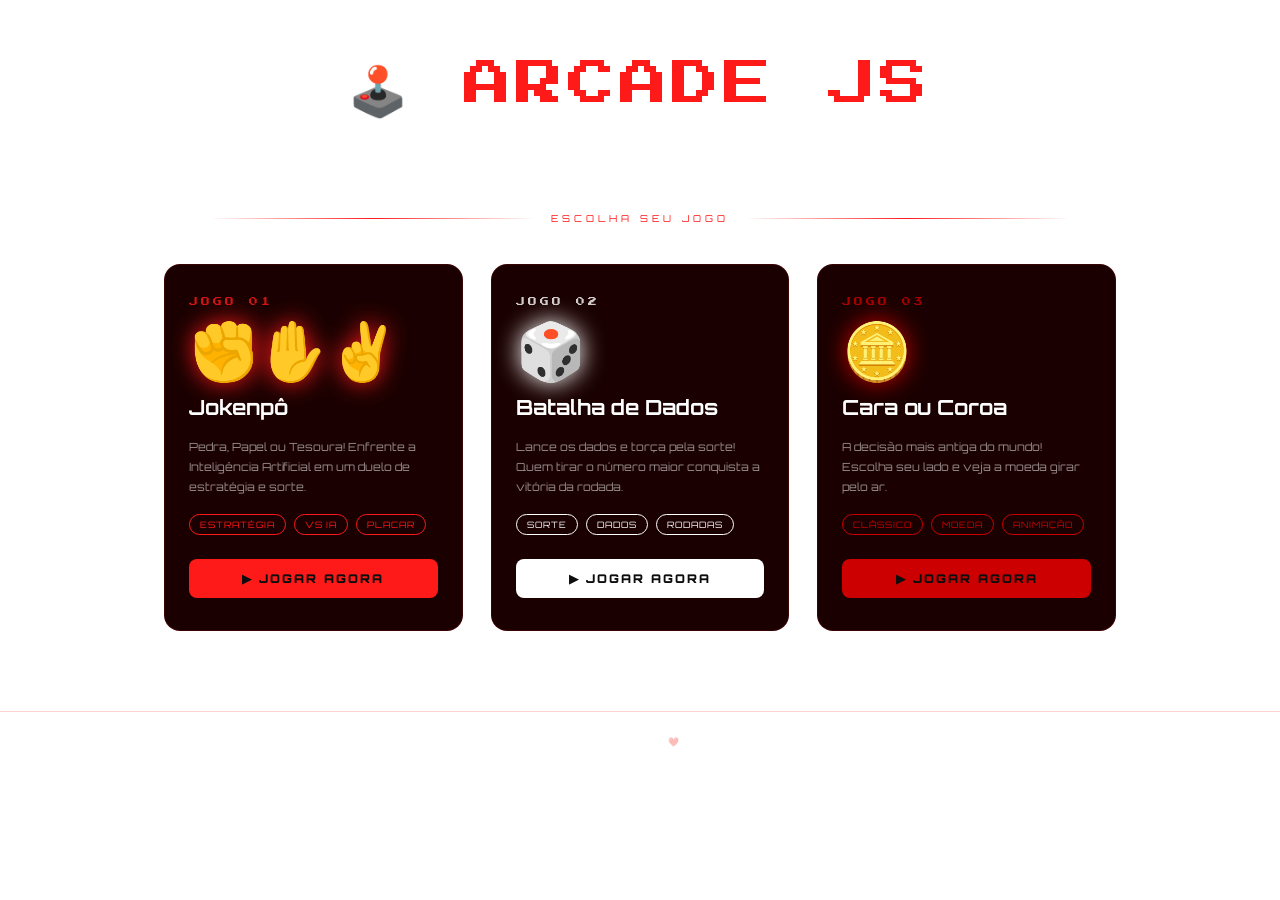
<file: arcade-js (1)/trabalhoAvaliativo-1/index.html>
<!DOCTYPE html>
<html lang="pt-BR">
<head>
  <meta charset="UTF-8" />
  <meta name="viewport" content="width=device-width, initial-scale=1.0" />
  <title>🕹️ Arcade JS</title>
  <style>
    @import url('https://fonts.googleapis.com/css2?family=Press+Start+2P&family=Orbitron:wght@400;700;900&display=swap');

    *, *::before, *::after { box-sizing: border-box; margin: 0; padding: 0; }

    :root {
      --neon-cyan: #ff1a1a;
      --neon-pink: #cc0000;
      --neon-yellow: #ffffff;
      --neon-green: #ff3333;
      --dark-bg: #ffffff;
      --card-bg: #1a0000;
    }

    body {
      background: var(--dark-bg);
      color: #ffffff;
      font-family: 'Orbitron', sans-serif;
      min-height: 100vh;
      overflow-x: hidden;
    }

    header {
      position: relative;
      z-index: 1;
      text-align: center;
      padding: 60px 20px 30px;
    }

    .arcade-logo {
      font-family: 'Press Start 2P', monospace;
      font-size: clamp(1.4rem, 5vw, 3rem);
      color: #ff1a1a;
      animation: flicker 3s infinite;
      letter-spacing: 4px;
    }

    @keyframes flicker {
      0%,19%,21%,23%,25%,54%,56%,100% { opacity: 1; }
      20%,22%,24%,55% { opacity: 0.6; }
    }

    .subtitle {
      margin-top: 16px;
      font-size: clamp(0.55rem, 2vw, 0.75rem);
      color: rgba(255,255,255,0.5);
      letter-spacing: 3px;
      text-transform: uppercase;
    }

    .insert-coin {
      margin-top: 20px;
      font-family: 'Press Start 2P', monospace;
      font-size: clamp(0.5rem, 1.8vw, 0.7rem);
      color: #ffffff;
      animation: blink 1.2s step-end infinite;
    }

    @keyframes blink { 50% { opacity: 0; } }

    .divider {
      position: relative;
      z-index: 1;
      display: flex;
      align-items: center;
      gap: 16px;
      max-width: 900px;
      margin: 0 auto 40px;
      padding: 0 20px;
    }
    .divider::before, .divider::after {
      content: '';
      flex: 1;
      height: 1px;
      background: linear-gradient(to right, transparent, #ff1a1a, transparent);
    }
    .divider span { font-size: 0.6rem; letter-spacing: 4px; color: #ff1a1a; white-space: nowrap; }

    .games-grid {
      position: relative;
      z-index: 1;
      display: grid;
      grid-template-columns: repeat(auto-fit, minmax(280px, 1fr));
      gap: 28px;
      max-width: 1000px;
      margin: 0 auto;
      padding: 0 24px 80px;
    }

    .game-card {
      background: var(--card-bg);
      border-radius: 16px;
      padding: 32px 24px;
      border: 1px solid rgba(255,26,26,0.15);
      cursor: pointer;
      text-decoration: none;
      color: inherit;
      display: flex;
      flex-direction: column;
      gap: 16px;
      transition: transform 0.25s, box-shadow 0.25s, border-color 0.25s;
      position: relative;
      overflow: hidden;
    }

    .game-card::before {
      content: '';
      position: absolute;
      inset: 0;
      opacity: 0;
      transition: opacity 0.3s;
      border-radius: 16px;
    }

    .game-card:hover { transform: translateY(-8px) scale(1.02); }
    .game-card:hover::before { opacity: 1; }

    .card-1 { --accent: #ff1a1a; }
    .card-1::before { background: radial-gradient(ellipse at top, rgba(255,26,26,0.15), transparent 70%); }
    .card-1:hover { border-color: #ff1a1a; box-shadow: 0 0 30px rgba(255,26,26,0.35); }

    .card-2 { --accent: #ffffff; }
    .card-2::before { background: radial-gradient(ellipse at top, rgba(255,255,255,0.08), transparent 70%); }
    .card-2:hover { border-color: #ffffff; box-shadow: 0 0 30px rgba(255,255,255,0.2); }

    .card-3 { --accent: #cc0000; }
    .card-3::before { background: radial-gradient(ellipse at top, rgba(204,0,0,0.15), transparent 70%); }
    .card-3:hover { border-color: #cc0000; box-shadow: 0 0 30px rgba(204,0,0,0.35); }

    .card-number { font-family: 'Press Start 2P', monospace; font-size: 0.55rem; color: var(--accent); letter-spacing: 3px; opacity: 0.8; }
    .card-emoji { font-size: 3.5rem; line-height: 1; filter: drop-shadow(0 0 12px var(--accent)); }
    .card-title { font-size: clamp(1rem, 3vw, 1.3rem); font-weight: 700; color: #fff; line-height: 1.3; }
    .card-desc { font-size: 0.7rem; color: rgba(255,255,255,0.55); line-height: 1.8; }

    .card-tags { display: flex; flex-wrap: wrap; gap: 8px; margin-top: auto; }
    .tag { font-size: 0.55rem; padding: 4px 10px; border-radius: 20px; border: 1px solid var(--accent); color: var(--accent); letter-spacing: 1px; }

    .card-btn {
      display: flex;
      align-items: center;
      justify-content: center;
      gap: 8px;
      padding: 12px;
      border-radius: 8px;
      background: var(--accent);
      color: #0d0d0d;
      font-weight: 900;
      font-size: 0.75rem;
      letter-spacing: 2px;
      transition: filter 0.2s;
      margin-top: 8px;
    }
    .game-card:hover .card-btn { filter: brightness(1.2) drop-shadow(0 0 8px var(--accent)); }

    footer {
      position: relative;
      z-index: 1;
      text-align: center;
      padding: 24px;
      font-size: 0.55rem;
      color: rgba(255,255,255,0.35);
      letter-spacing: 2px;
      border-top: 1px solid rgba(255,26,26,0.2);
    }

    @media (max-width: 400px) {
      .arcade-logo { font-size: 1rem; }
      .games-grid { padding: 0 12px 60px; gap: 18px; }
      .game-card { padding: 24px 18px; }
    }
  </style>
</head>
<body>

  <header>
    <div class="arcade-logo">🕹️ ARCADE JS</div>
    <p class="subtitle">Colégio ULBRA São Lucas · Técnico em Informática</p>
    <p class="insert-coin">▶ INSIRA A MOEDA PARA COMEÇAR ◀</p>
  </header>

  <div class="divider"><span>ESCOLHA SEU JOGO</span></div>

  <div class="games-grid">

    <a class="game-card card-1" href="jokenpo.html">
      <span class="card-number">JOGO 01</span>
      <div class="card-emoji">✊✋✌️</div>
      <div class="card-title">Jokenpô</div>
      <p class="card-desc">Pedra, Papel ou Tesoura! Enfrente a Inteligência Artificial em um duelo de estratégia e sorte.</p>
      <div class="card-tags">
        <span class="tag">ESTRATÉGIA</span>
        <span class="tag">VS IA</span>
        <span class="tag">PLACAR</span>
      </div>
      <div class="card-btn">▶ JOGAR AGORA</div>
    </a>

    <a class="game-card card-2" href="dados.html">
      <span class="card-number">JOGO 02</span>
      <div class="card-emoji">🎲</div>
      <div class="card-title">Batalha de Dados</div>
      <p class="card-desc">Lance os dados e torça pela sorte! Quem tirar o número maior conquista a vitória da rodada.</p>
      <div class="card-tags">
        <span class="tag">SORTE</span>
        <span class="tag">DADOS</span>
        <span class="tag">RODADAS</span>
      </div>
      <div class="card-btn">▶ JOGAR AGORA</div>
    </a>

    <a class="game-card card-3" href="caraocoroa.html">
      <span class="card-number">JOGO 03</span>
      <div class="card-emoji">🪙</div>
      <div class="card-title">Cara ou Coroa</div>
      <p class="card-desc">A decisão mais antiga do mundo! Escolha seu lado e veja a moeda girar pelo ar.</p>
      <div class="card-tags">
        <span class="tag">CLÁSSICO</span>
        <span class="tag">MOEDA</span>
        <span class="tag">ANIMAÇÃO</span>
      </div>
      <div class="card-btn">▶ JOGAR AGORA</div>
    </a>

  </div>

  <footer>
    &copy; 2025 · ARCADE JS · DESENVOLVIDO COM ❤️ EM HTML5 · CSS3 · JAVASCRIPT
  </footer>
</body>
</html>
</file>
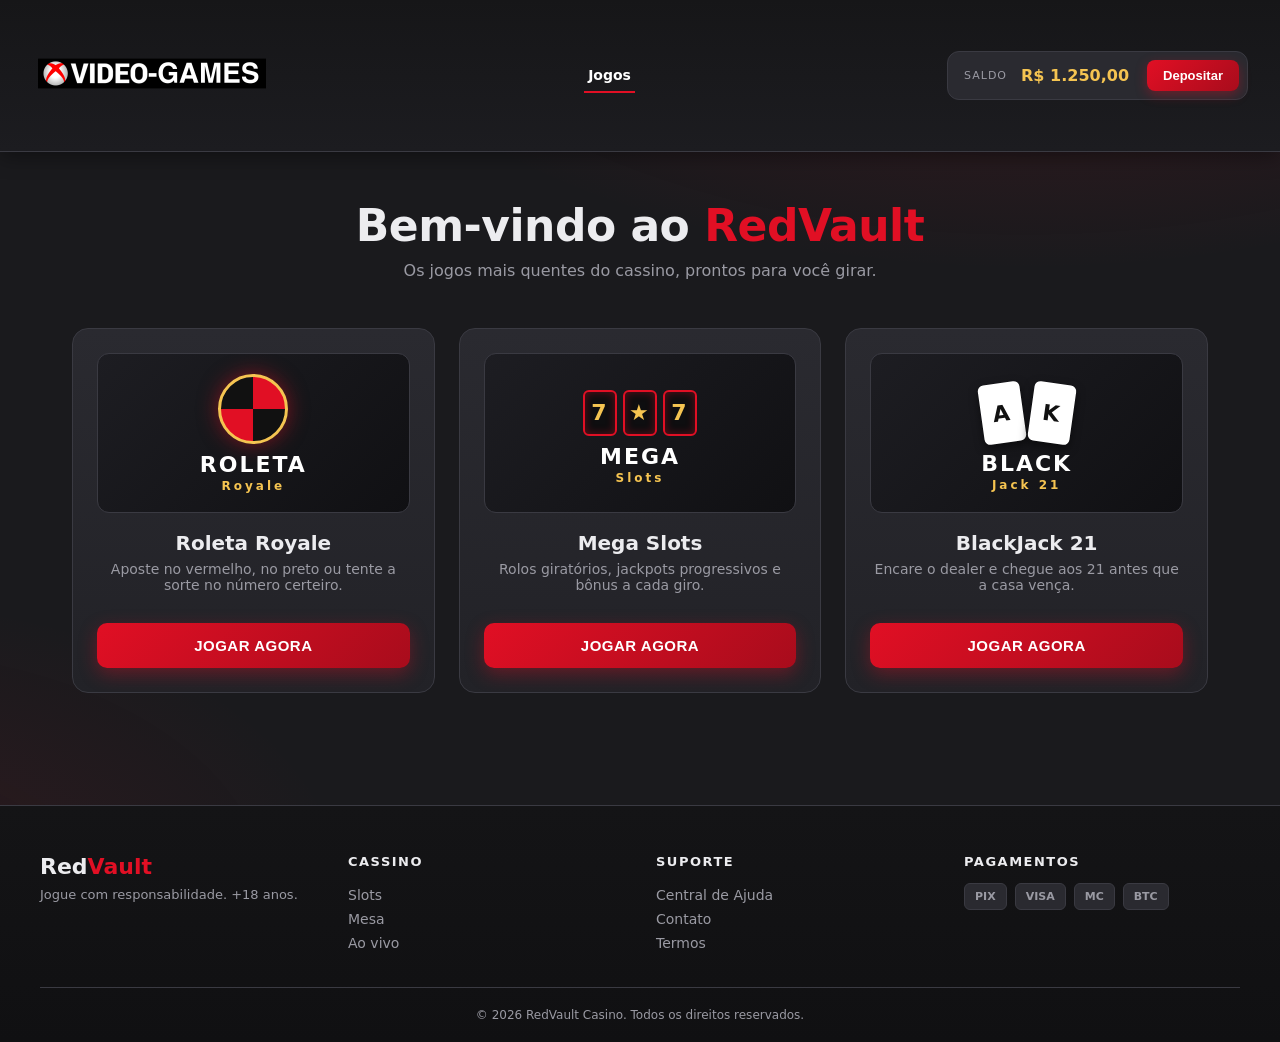
<file: ProjetoXVG/projeto-avaliativo-main/trabalhoAvaliativo-1/index.html>
<!DOCTYPE html>
<html lang="pt-BR">
<head>
<meta charset="UTF-8" />
<meta name="viewport" content="width=device-width, initial-scale=1.0"/>
<title>RedVault Casino — Jogos</title>
<link rel="stylesheet" href="CSS/main.css"/>
</head>
<body>
  <header class="topbar">
    <div class="logo">
      <img src="assets/img/logo.png" alt="RedVault" class="brand-logo"/>
    </div>
    <nav class="nav">
      <a href="#" class="active">Jogos</a>
    </nav>
    <div class="balance" title="Seu saldo">
      <span class="balance-label">Saldo</span>
      <span class="balance-value">R$ <span id="balance">1.250,00</span></span>
      <button id="deposit" class="btn-deposit">Depositar</button>
    </div>
  </header>

  <main class="container">
    <section class="hero">
      <h1>Bem-vindo ao <span class="accent">RedVault</span></h1>
      <p>Os jogos mais quentes do cassino, prontos para você girar.</p>
    </section>

    <section class="games">
      <article class="game-card">
        <div class="game-logo logo-roulette">
          <div class="ring"></div>
          <span>ROLETA</span>
          <small>Royale</small>
        </div>
        <h2>Roleta Royale</h2>
        <p>Aposte no vermelho, no preto ou tente a sorte no número certeiro.</p>
        <button class="btn-play" data-game="Roleta Royale">Jogar Agora</button>
      </article>

      <article class="game-card">
        <div class="game-logo logo-slots">
          <div class="reels"><span>7</span><span>★</span><span>7</span></div>
          <span>MEGA</span>
          <small>Slots</small>
        </div>
        <h2>Mega Slots</h2>
        <p>Rolos giratórios, jackpots progressivos e bônus a cada giro.</p>
        <button class="btn-play" data-game="Mega Slots">Jogar Agora</button>
      </article>

      <article class="game-card">
        <div class="game-logo logo-blackjack">
          <div class="cards"><span class="card-a">A</span><span class="card-k">K</span></div>
          <span>BLACK</span>
          <small>Jack 21</small>
        </div>
        <h2>BlackJack 21</h2>
        <p>Encare o dealer e chegue aos 21 antes que a casa vença.</p>
        <button class="btn-play" data-game="BlackJack 21">Jogar Agora</button>
      </article>
    </section>
  </main>

  <footer class="footer">
    <div class="footer-grid">
      <div>
        <h3>Red<span class="accent">Vault</span></h3>
        <p>Jogue com responsabilidade. +18 anos.</p>
      </div>
      <div>
        <h4>Cassino</h4>
        <a href="#">Slots</a>
        <a href="#">Mesa</a>
        <a href="#">Ao vivo</a>
      </div>
      <div>
        <h4>Suporte</h4>
        <a href="#">Central de Ajuda</a>
        <a href="#">Contato</a>
        <a href="#">Termos</a>
      </div>
      <div>
        <h4>Pagamentos</h4>
        <div class="pay-badges">
          <span>PIX</span><span>VISA</span><span>MC</span><span>BTC</span>
        </div>
      </div>
    </div>
    <div class="footer-bottom">
      © 2026 RedVault Casino. Todos os direitos reservados.
    </div>
  </footer>

  <script src="js/index.js"></script>
</body>
</html>
</file>
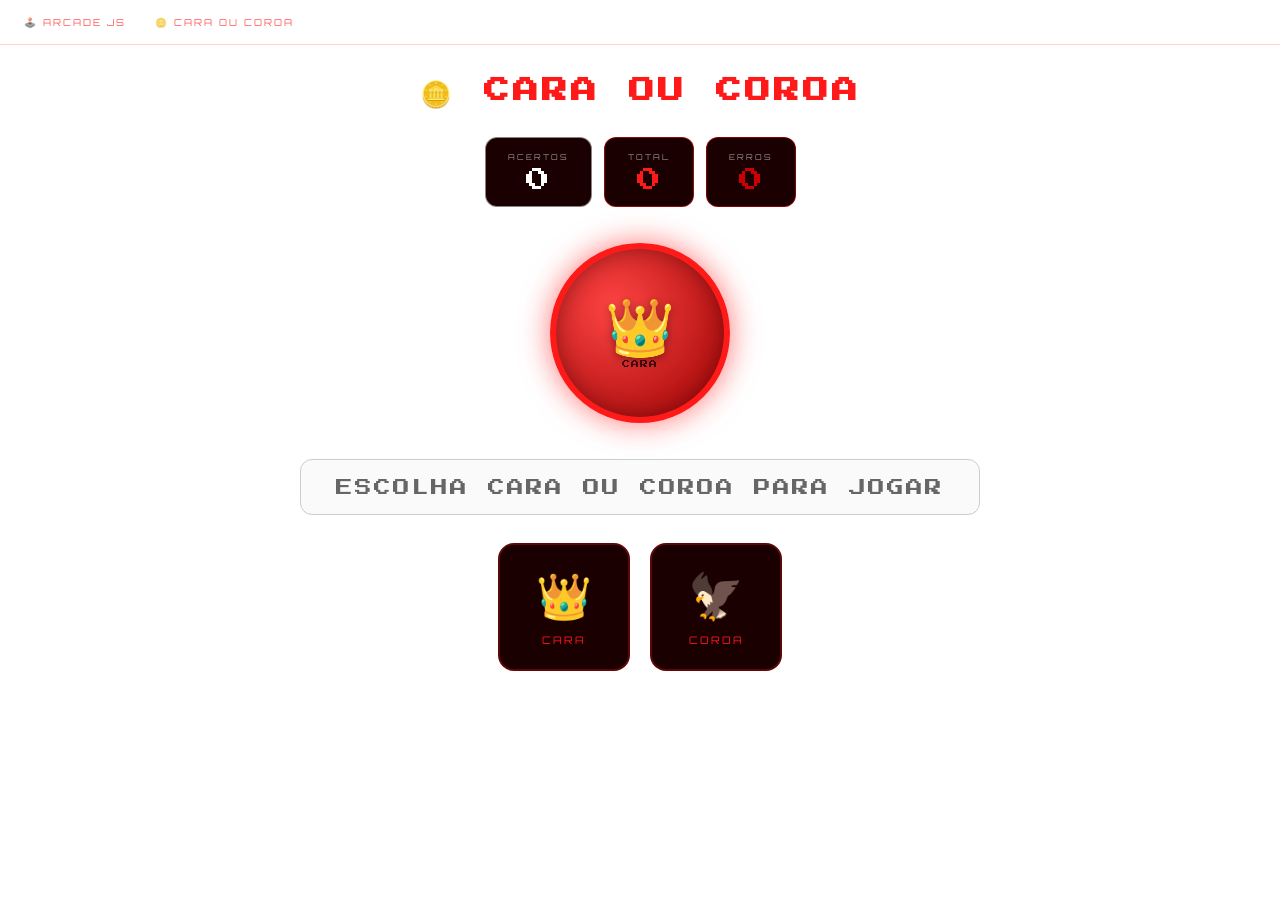
<file: arcade-js (1)/trabalhoAvaliativo-1/caraocoroa.html>
<!DOCTYPE html>
<html lang="pt-BR">
<head>
  <meta charset="UTF-8" />
  <meta name="viewport" content="width=device-width, initial-scale=1.0" />
  <title>🪙 Cara ou Coroa | Arcade JS</title>
  <style>
    @import url('https://fonts.googleapis.com/css2?family=Press+Start+2P&family=Orbitron:wght@400;700;900&display=swap');
    *, *::before, *::after { box-sizing: border-box; margin: 0; padding: 0; }
    :root { --neon: #ff1a1a; --gold: #ffffff; --dark-bg: #ffffff; --card-bg: #1a0000; }

    body { background: var(--dark-bg); color: #fff; font-family: 'Orbitron', sans-serif; min-height: 100vh; display: flex; flex-direction: column; align-items: center; }

    nav { width: 100%; padding: 16px 24px; display: flex; align-items: center; gap: 12px; border-bottom: 1px solid rgba(255,26,26,0.2); }
    nav a { color: var(--neon); text-decoration: none; font-size: 0.6rem; letter-spacing: 2px; opacity: 0.7; transition: opacity 0.2s; }
    nav a:hover { opacity: 1; }
    nav span { color: rgba(255,255,255,0.2); font-size: 0.6rem; }

    main { width: 100%; max-width: 720px; padding: 32px 20px 60px; display: flex; flex-direction: column; align-items: center; gap: 28px; }

    h1 { font-family: 'Press Start 2P', monospace; font-size: clamp(0.9rem, 3.5vw, 1.6rem); color: #ff1a1a; text-align: center; letter-spacing: 3px; }

    .scoreboard { display: flex; gap: 12px; flex-wrap: wrap; justify-content: center; }
    .score-box { background: var(--card-bg); border-radius: 12px; padding: 14px 22px; text-align: center; min-width: 90px; border: 1px solid rgba(255,255,255,0.06); }
    .score-box.w { border-color: rgba(255,255,255,0.5); }
    .score-box.l { border-color: rgba(204,0,0,0.6); }
    .score-box.d { border-color: rgba(255,26,26,0.5); }
    .score-label { font-size: 0.5rem; letter-spacing: 2px; opacity: 0.55; margin-bottom: 6px; }
    .score-value { font-family: 'Press Start 2P', monospace; font-size: 1.5rem; }
    .score-box.w .score-value { color: #ffffff; }
    .score-box.l .score-value { color: #cc0000; }
    .score-box.d .score-value { color: #ff1a1a; }

    /* ─── MOEDA 3D ─── */
    .coin-stage { perspective: 600px; width: 180px; height: 180px; margin: 8px 0; }

    .coin { width: 180px; height: 180px; position: relative; transform-style: preserve-3d; transition: transform 0.1s; }

    .coin-face, .coin-back {
      position: absolute;
      inset: 0;
      border-radius: 50%;
      backface-visibility: hidden;
      display: flex;
      align-items: center;
      justify-content: center;
      flex-direction: column;
      gap: 6px;
    }

    .coin-face {
      background: radial-gradient(circle at 35% 35%, #ff4444, #990000);
      border: 6px solid #ff1a1a;
      box-shadow: 0 0 30px rgba(255,26,26,0.6), inset 0 0 20px rgba(0,0,0,0.3);
    }

    .coin-back {
      background: radial-gradient(circle at 35% 35%, #ffffff, #cccccc);
      border: 6px solid #ffffff;
      box-shadow: 0 0 20px rgba(255,255,255,0.3), inset 0 0 20px rgba(0,0,0,0.2);
      transform: rotateY(180deg);
    }

    .coin-emoji { font-size: 3.5rem; line-height: 1; filter: drop-shadow(0 2px 4px rgba(0,0,0,0.4)); }
    .coin-text  { font-family: 'Press Start 2P', monospace; font-size: 0.5rem; color: rgba(0,0,0,0.7); letter-spacing: 1px; }

    .result-banner { font-family: 'Press Start 2P', monospace; font-size: clamp(0.75rem, 2.5vw, 1.05rem); text-align: center; padding: 16px 24px; border-radius: 12px; letter-spacing: 2px; width: 100%; min-height: 56px; display: flex; align-items: center; justify-content: center; }
    .result-banner.win  { background: rgba(0,255,0,0.1); border: 1px solid #00aa00; color: #006600; }
    .result-banner.loss { background: rgba(255,0,0,0.1); border: 1px solid #aa0000; color: #660000; }
    .result-banner.draw { background: rgba(255,165,0,0.1); border: 1px solid #ffaa00; color: #aa6600; }
    .result-banner.idle { background: rgba(200,200,200,0.1); border: 1px solid #cccccc; color: #666666; }

    .choice-row { display: flex; gap: 20px; flex-wrap: wrap; justify-content: center; }

    .choice-btn { background: var(--card-bg); border: 2px solid rgba(255,26,26,0.3); border-radius: 16px; padding: 22px 36px; cursor: pointer; display: flex; flex-direction: column; align-items: center; gap: 10px; transition: all 0.2s; font-family: 'Orbitron', sans-serif; color: #fff; min-width: 130px; }
    .choice-btn:hover:not(:disabled) { border-color: #ff1a1a; transform: translateY(-6px); box-shadow: 0 8px 24px rgba(255,26,26,0.3); }
    .choice-btn:disabled { opacity: 0.4; cursor: not-allowed; }
    .choice-btn .btn-emoji { font-size: 2.8rem; }
    .choice-btn .btn-label { font-size: 0.65rem; letter-spacing: 2px; color: #ff1a1a; }
    .choice-btn.selected { border-color: #ffffff; box-shadow: 0 0 20px rgba(255,255,255,0.25); }
    .choice-btn.selected .btn-label { color: #ffffff; }

    .reset-btn { background: transparent; border: 1px solid rgba(255,255,255,0.15); color: rgba(255,255,255,0.4); padding: 10px 24px; border-radius: 8px; cursor: pointer; font-family: 'Orbitron', sans-serif; font-size: 0.6rem; letter-spacing: 2px; transition: all 0.2s; }
    .reset-btn:hover { border-color: rgba(255,255,255,0.4); color: rgba(255,255,255,0.8); }

    .hint-text { font-size: 0.55rem; color: rgba(255,255,255,0.25); letter-spacing: 2px; text-align: center; }
  </style>
</head>
<body>
  <nav>
    <a href="index.html">🕹️ ARCADE JS</a>
    <span>/</span>
    <a href="#">🪙 CARA OU COROA</a>
  </nav>

  <main>
    <h1>🪙 CARA OU COROA</h1>

    <div class="scoreboard">
      <div class="score-box w">
        <div class="score-label">ACERTOS</div>
        <div class="score-value" id="sc-win">0</div>
      </div>
      <div class="score-box d">
        <div class="score-label">TOTAL</div>
        <div class="score-value" id="sc-total">0</div>
      </div>
      <div class="score-box l">
        <div class="score-label">ERROS</div>
        <div class="score-value" id="sc-loss">0</div>
      </div>
    </div>

    <!-- Moeda 3D com CSS preserve-3d -->
    <div class="coin-stage">
      <div class="coin" id="coin">
        <div class="coin-face">
          <span class="coin-emoji">👑</span>
          <span class="coin-text">CARA</span>
        </div>
        <div class="coin-back">
          <span class="coin-emoji">🦅</span>
          <span class="coin-text">COROA</span>
        </div>
      </div>
    </div>

    <div class="result-banner idle" id="result-banner">ESCOLHA CARA OU COROA PARA JOGAR</div>

    <div class="choice-row">
      <button class="choice-btn" id="btn-cara" onclick="escolher('cara')">
        <span class="btn-emoji">👑</span>
        <span class="btn-label">CARA</span>
      </button>
      <button class="choice-btn" id="btn-coroa" onclick="escolher('coroa')">
        <span class="btn-emoji">🦅</span>
        <span class="btn-label">COROA</span>
      </button>
    </div>

    <p class="hint-text" id="hint-text">CLIQUE EM UMA OPÇÃO PARA LANÇAR A MOEDA</p>

    <button class="reset-btn" onclick="resetar()">↺ ZERAR PLACAR</button>
  </main>

  <script>
    // ─── ESTADO ────────────────────────────────────────────────
    let placar = { wins: 0, losses: 0, total: 0 };
    let animando = false;

    /**
     * Realiza o sorteio da moeda (50/50)
     * @returns {'cara'|'coroa'}
     */
    function sortearMoeda() {
      return Math.random() < 0.5 ? 'cara' : 'coroa';
    }

    /** Atualiza o placar no DOM */
    function atualizarPlacar() {
      document.getElementById('sc-win').textContent   = placar.wins;
      document.getElementById('sc-loss').textContent  = placar.losses;
      document.getElementById('sc-total').textContent = placar.total;
    }

    /** Bloqueia / desbloqueia os botões de escolha */
    function setBotoes(estado) {
      document.getElementById('btn-cara').disabled  = !estado;
      document.getElementById('btn-coroa').disabled = !estado;
    }

    /**
     * Animação CSS 3D da moeda (rotateY)
     * cara  → termina em múltiplo de 360 (face frontal visível)
     * coroa → termina em múltiplo de 360 + 180 (face traseira visível)
     * @param {string} resultado
     * @returns {Promise}
     */
    function animarMoeda(resultado) {
      return new Promise(resolve => {
        const coin = document.getElementById('coin');
        const angFinal = resultado === 'cara' ? 1440 : 1620;

        coin.style.transition = 'none';
        coin.style.transform  = 'rotateY(0deg)';
        void coin.offsetWidth; // força reflow

        coin.style.transition = 'transform 1.2s ease-out';
        coin.style.transform  = `rotateY(${angFinal}deg)`;

        setTimeout(resolve, 1300);
      });
    }

    /**
     * Função principal — o jogador faz sua escolha
     * @param {string} escolha - 'cara' | 'coroa'
     */
    async function escolher(escolha) {
      if (animando) return;
      animando = true;
      setBotoes(false);

      // Destaca botão escolhido
      document.querySelectorAll('.choice-btn').forEach(b => b.classList.remove('selected'));
      document.getElementById(`btn-${escolha}`).classList.add('selected');

      const banner = document.getElementById('result-banner');
      banner.className = 'result-banner idle';
      banner.textContent = 'A MOEDA ESTÁ NO AR...';
      document.getElementById('hint-text').textContent = `VOCÊ ESCOLHEU: ${escolha.toUpperCase()}`;

      // Sorteio
      const resultado = sortearMoeda();

      await animarMoeda(resultado);

      // Avalia
      const acertou = escolha === resultado;
      placar.total++;
      if (acertou) placar.wins++;
      else         placar.losses++;

      atualizarPlacar();

      const taxaAcerto = Math.round((placar.wins / placar.total) * 100);

      if (acertou) {
        banner.className = 'result-banner win';
        banner.textContent = `🏆 ACERTOU! SAIU ${resultado.toUpperCase()}!`;
      } else {
        banner.className = 'result-banner loss';
        banner.textContent = `💀 ERROU! SAIU ${resultado.toUpperCase()}!`;
      }

      document.getElementById('hint-text').textContent =
        `TAXA DE ACERTO: ${taxaAcerto}% (${placar.wins}/${placar.total})`;

      setTimeout(() => {
        document.querySelectorAll('.choice-btn').forEach(b => b.classList.remove('selected'));
      }, 800);

      setBotoes(true);
      animando = false;
    }

    /** Reseta o jogo completamente */
    function resetar() {
      placar = { wins: 0, losses: 0, total: 0 };
      atualizarPlacar();

      const coin = document.getElementById('coin');
      coin.style.transition = 'transform 0.3s';
      coin.style.transform  = 'rotateY(0deg)';

      const banner = document.getElementById('result-banner');
      banner.className = 'result-banner idle';
      banner.textContent = 'ESCOLHA CARA OU COROA PARA JOGAR';
      document.getElementById('hint-text').textContent = 'CLIQUE EM UMA OPÇÃO PARA LANÇAR A MOEDA';
      document.querySelectorAll('.choice-btn').forEach(b => b.classList.remove('selected'));
    }
  </script>
</body>
</html>
</file>
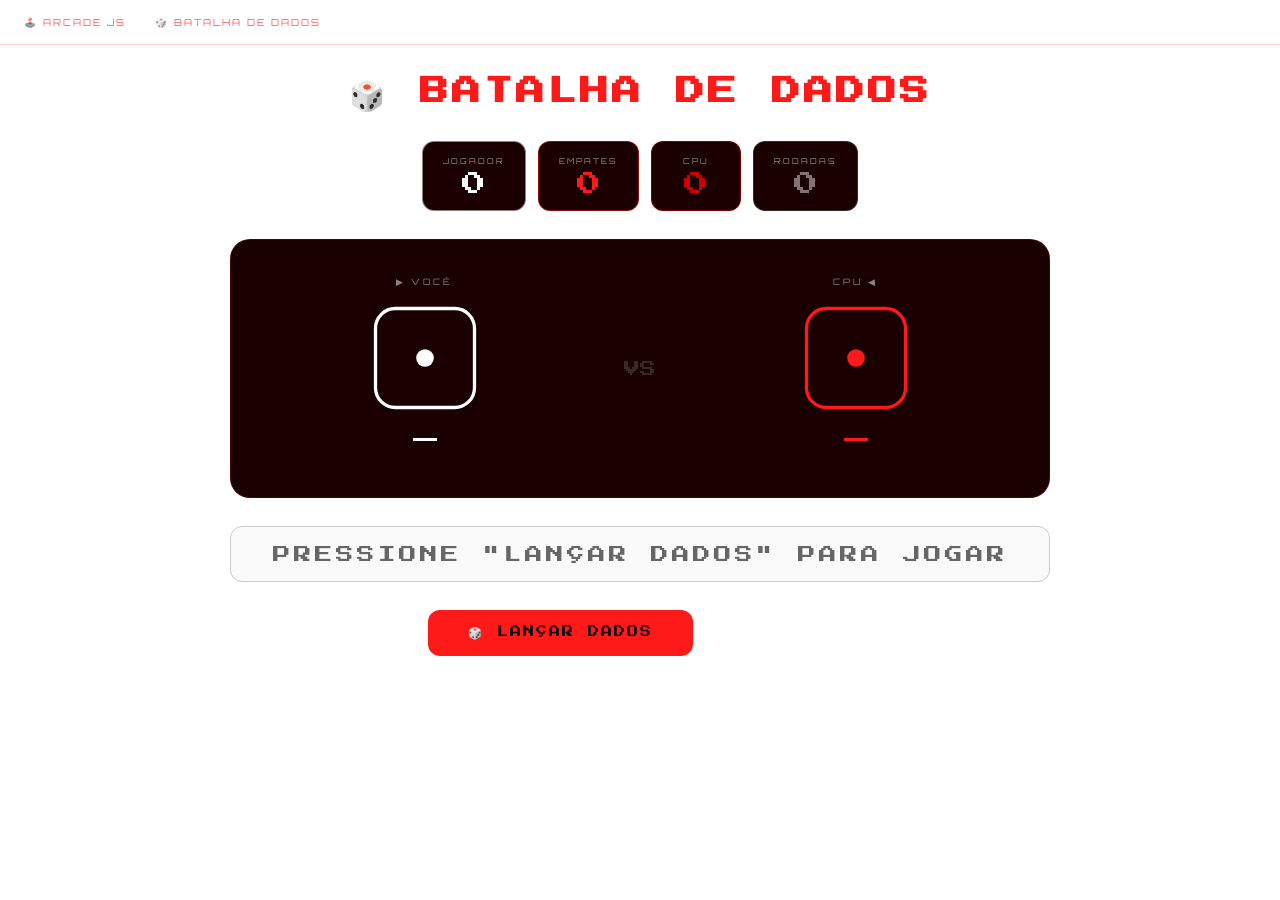
<file: arcade-js (1)/trabalhoAvaliativo-1/dados.html>
<!DOCTYPE html>
<html lang="pt-BR">
<head>
  <meta charset="UTF-8" />
  <meta name="viewport" content="width=device-width, initial-scale=1.0" />
  <title>🎲 Batalha de Dados | Arcade JS</title>
  <style>
    @import url('https://fonts.googleapis.com/css2?family=Press+Start+2P&family=Orbitron:wght@400;700;900&display=swap');
    *, *::before, *::after { box-sizing: border-box; margin: 0; padding: 0; }
    :root { --neon: #ff1a1a; --dark-bg: #ffffff; --card-bg: #1a0000; }

    body { background: var(--dark-bg); color: #fff; font-family: 'Orbitron', sans-serif; min-height: 100vh; display: flex; flex-direction: column; align-items: center; }

    nav { width: 100%; padding: 16px 24px; display: flex; align-items: center; gap: 12px; border-bottom: 1px solid rgba(255,26,26,0.2); }
    nav a { color: var(--neon); text-decoration: none; font-size: 0.6rem; letter-spacing: 2px; opacity: 0.7; transition: opacity 0.2s; }
    nav a:hover { opacity: 1; }
    nav span { color: rgba(255,255,255,0.2); font-size: 0.6rem; }

    main { width: 100%; max-width: 860px; padding: 32px 20px 60px; display: flex; flex-direction: column; align-items: center; gap: 28px; }

    h1 { font-family: 'Press Start 2P', monospace; font-size: clamp(1rem, 4vw, 1.8rem); color: #ff1a1a; text-align: center; letter-spacing: 3px; }

    .scoreboard { display: flex; gap: 12px; flex-wrap: wrap; justify-content: center; }
    .score-box { background: var(--card-bg); border-radius: 12px; padding: 14px 20px; text-align: center; min-width: 90px; border: 1px solid rgba(255,255,255,0.06); }
    .score-box.p { border-color: rgba(255,255,255,0.5); }
    .score-box.c { border-color: rgba(204,0,0,0.6); }
    .score-box.e { border-color: rgba(255,26,26,0.5); }
    .score-box.r { border-color: rgba(255,255,255,0.15); }
    .score-label { font-size: 0.5rem; letter-spacing: 2px; opacity: 0.55; margin-bottom: 6px; }
    .score-value { font-family: 'Press Start 2P', monospace; font-size: 1.5rem; }
    .score-box.p .score-value { color: #ffffff; }
    .score-box.c .score-value { color: #cc0000; }
    .score-box.e .score-value { color: #ff1a1a; }
    .score-box.r .score-value { color: rgba(255,255,255,0.45); }

    .arena { background: var(--card-bg); border-radius: 20px; border: 1px solid rgba(255,26,26,0.2); width: 100%; padding: 36px 24px; display: grid; grid-template-columns: 1fr 60px 1fr; gap: 16px; align-items: center; }
    .side { display: flex; flex-direction: column; align-items: center; gap: 16px; }
    .side-label { font-size: 0.55rem; letter-spacing: 3px; opacity: 0.5; }

    .dice-wrap { width: 110px; height: 110px; display: flex; align-items: center; justify-content: center; }
    .dice-svg { width: 100%; height: 100%; border-radius: 18px; transition: transform 0.15s; }
    .dice-svg.rolling { animation: roll 0.5s ease; }
    @keyframes roll {
      0%   { transform: rotate(0deg)   scale(1);    }
      25%  { transform: rotate(15deg)  scale(0.9);  }
      50%  { transform: rotate(-10deg) scale(1.1);  }
      75%  { transform: rotate(5deg)   scale(0.95); }
      100% { transform: rotate(0deg)   scale(1);    }
    }

    .dice-number { font-family: 'Press Start 2P', monospace; font-size: 1.5rem; min-height: 32px; }
    .side-player .dice-number { color: #ffffff; }
    .side-cpu    .dice-number { color: #ff1a1a; }

    .vs { font-family: 'Press Start 2P', monospace; font-size: 1rem; color: rgba(255,255,255,0.15); text-align: center; }

    .result-banner { font-family: 'Press Start 2P', monospace; font-size: clamp(0.75rem, 2.5vw, 1.1rem); text-align: center; padding: 16px 24px; border-radius: 12px; letter-spacing: 3px; width: 100%; min-height: 56px; display: flex; align-items: center; justify-content: center; }
    .result-banner.win  { background: rgba(0,255,0,0.1); border: 1px solid #00aa00; color: #006600; }
    .result-banner.loss { background: rgba(255,0,0,0.1); border: 1px solid #aa0000; color: #660000; }
    .result-banner.draw { background: rgba(255,165,0,0.1); border: 1px solid #ffaa00; color: #aa6600; }
    .result-banner.idle { background: rgba(200,200,200,0.1); border: 1px solid #cccccc; color: #666666; }

    .actions { display: flex; gap: 16px; flex-wrap: wrap; justify-content: center; }

    .btn-primary { background: #ff1a1a; color: #0d0d0d; border: none; padding: 16px 40px; border-radius: 12px; font-family: 'Press Start 2P', monospace; font-size: 0.7rem; letter-spacing: 2px; cursor: pointer; transition: filter 0.2s, transform 0.15s; }
    .btn-primary:hover  { filter: brightness(1.2); transform: translateY(-3px); }
    .btn-primary:active { transform: scale(0.97); }
    .btn-primary:disabled { opacity: 0.4; cursor: not-allowed; transform: none; }

    .btn-secondary { background: transparent; border: 1px solid rgba(255,255,255,0.15); color: rgba(255,255,255,0.4); padding: 14px 28px; border-radius: 12px; font-family: 'Orbitron', sans-serif; font-size: 0.6rem; letter-spacing: 2px; cursor: pointer; transition: all 0.2s; }
    .btn-secondary:hover { border-color: rgba(255,255,255,0.4); color: rgba(255,255,255,0.8); }

    .round-info { font-size: 0.6rem; letter-spacing: 2px; color: rgba(255,255,255,0.3); }

    @media (max-width: 480px) {
      .arena { grid-template-columns: 1fr; }
      .vs { order: 2; }
      .side-cpu { order: 3; }
    }
  </style>
</head>
<body>
  <nav>
    <a href="index.html">🕹️ ARCADE JS</a>
    <span>/</span>
    <a href="#">🎲 BATALHA DE DADOS</a>
  </nav>

  <main>
    <h1>🎲 BATALHA DE DADOS</h1>

    <div class="scoreboard">
      <div class="score-box p">
        <div class="score-label">JOGADOR</div>
        <div class="score-value" id="score-player">0</div>
      </div>
      <div class="score-box e">
        <div class="score-label">EMPATES</div>
        <div class="score-value" id="score-draw">0</div>
      </div>
      <div class="score-box c">
        <div class="score-label">CPU</div>
        <div class="score-value" id="score-cpu">0</div>
      </div>
      <div class="score-box r">
        <div class="score-label">RODADAS</div>
        <div class="score-value" id="score-rounds">0</div>
      </div>
    </div>

    <div class="arena">
      <div class="side side-player">
        <div class="side-label">▶ VOCÊ</div>
        <div class="dice-wrap">
          <svg id="dice-player" class="dice-svg" viewBox="0 0 100 100" xmlns="http://www.w3.org/2000/svg">
            <rect x="5" y="5" width="90" height="90" rx="18" ry="18" fill="#1a0000" stroke="#ffffff" stroke-width="3"/>
            <circle cx="50" cy="50" r="8" fill="#ffffff"/>
          </svg>
        </div>
        <div class="dice-number" id="num-player">—</div>
      </div>

      <div class="vs">VS</div>

      <div class="side side-cpu">
        <div class="side-label">CPU ◀</div>
        <div class="dice-wrap">
          <svg id="dice-cpu" class="dice-svg" viewBox="0 0 100 100" xmlns="http://www.w3.org/2000/svg">
            <rect x="5" y="5" width="90" height="90" rx="18" ry="18" fill="#1a0000" stroke="#ff1a1a" stroke-width="3"/>
            <circle cx="50" cy="50" r="8" fill="#ff1a1a"/>
          </svg>
        </div>
        <div class="dice-number" id="num-cpu">—</div>
      </div>
    </div>

    <div class="result-banner idle" id="result-banner">PRESSIONE "LANÇAR DADOS" PARA JOGAR</div>

    <div class="actions">
      <button class="btn-primary" id="btn-roll" onclick="lancarDados()">🎲 LANÇAR DADOS</button>
      <button class="btn-secondary" onclick="resetar()">↺ REINICIAR</button>
    </div>

    <p class="round-info" id="round-info"></p>
  </main>

  <script>
    // ─── ESTADO ────────────────────────────────────────────────
    let placar = { player: 0, cpu: 0, draw: 0, rounds: 0 };
    let animando = false;

    // Posições dos pontos para cada face do dado
    const FACES = {
      1: [[50, 50]],
      2: [[28, 28], [72, 72]],
      3: [[28, 28], [50, 50], [72, 72]],
      4: [[28, 28], [72, 28], [28, 72], [72, 72]],
      5: [[28, 28], [72, 28], [50, 50], [28, 72], [72, 72]],
      6: [[28, 25], [72, 25], [28, 50], [72, 50], [28, 75], [72, 75]]
    };

    /**
     * Gera um número aleatório de dado (1-6)
     * @returns {number}
     */
    function rolarDado() {
      return Math.floor(Math.random() * 6) + 1;
    }

    /**
     * Renderiza as faces do dado como SVG dinâmico
     * @param {string} svgId
     * @param {number} valor
     * @param {string} cor
     */
    function renderizarDado(svgId, valor, cor) {
      const svg = document.getElementById(svgId);
      const pontos = FACES[valor];

      // Remove pontos anteriores, mantém apenas o <rect> de fundo
      while (svg.children.length > 1) svg.removeChild(svg.lastChild);

      pontos.forEach(([cx, cy]) => {
        const circle = document.createElementNS('http://www.w3.org/2000/svg', 'circle');
        circle.setAttribute('cx', cx);
        circle.setAttribute('cy', cy);
        circle.setAttribute('r', '8');
        circle.setAttribute('fill', cor);
        svg.appendChild(circle);
      });
    }

    /**
     * Verifica o resultado comparando dois dados
     * @param {number} vPlayer
     * @param {number} vCpu
     * @returns {'win'|'loss'|'draw'}
     */
    function verificarResultado(vPlayer, vCpu) {
      if (vPlayer > vCpu)  return 'win';
      if (vPlayer < vCpu)  return 'loss';
      return 'draw';
    }

    /** Atualiza o placar no DOM */
    function atualizarPlacar() {
      document.getElementById('score-player').textContent = placar.player;
      document.getElementById('score-cpu').textContent    = placar.cpu;
      document.getElementById('score-draw').textContent   = placar.draw;
      document.getElementById('score-rounds').textContent = placar.rounds;
    }

    /**
     * Anima a rolagem dos dados (efeito visual com ticks aleatórios)
     * @returns {Promise}
     */
    function animarRolagem() {
      return new Promise(resolve => {
        const svgP = document.getElementById('dice-player');
        const svgC = document.getElementById('dice-cpu');

        svgP.classList.add('rolling');
        svgC.classList.add('rolling');

        let ticks = 0;
        const interval = setInterval(() => {
          const r1 = Math.floor(Math.random() * 6) + 1;
          const r2 = Math.floor(Math.random() * 6) + 1;
          renderizarDado('dice-player', r1, '#ffffff');
          renderizarDado('dice-cpu',    r2, '#ff1a1a');
          document.getElementById('num-player').textContent = r1;
          document.getElementById('num-cpu').textContent    = r2;

          ticks++;
          if (ticks >= 8) {
            clearInterval(interval);
            svgP.classList.remove('rolling');
            svgC.classList.remove('rolling');
            resolve();
          }
        }, 80);
      });
    }

    /**
     * Função principal — lança os dados (async para aguardar animação)
     */
    async function lancarDados() {
      if (animando) return;
      animando = true;

      const btn = document.getElementById('btn-roll');
      btn.disabled = true;

      await animarRolagem();

      // Resultado real
      const vPlayer   = rolarDado();
      const vCpu      = rolarDado();
      const resultado = verificarResultado(vPlayer, vCpu);

      renderizarDado('dice-player', vPlayer, '#ffffff');
      renderizarDado('dice-cpu',    vCpu,    '#ff1a1a');
      document.getElementById('num-player').textContent = vPlayer;
      document.getElementById('num-cpu').textContent    = vCpu;

      // Atualiza estado
      placar.rounds++;
      if (resultado === 'win')  placar.player++;
      if (resultado === 'loss') placar.cpu++;
      if (resultado === 'draw') placar.draw++;

      atualizarPlacar();

      // Banner
      const banner = document.getElementById('result-banner');
      const msgs = {
        win:  '🏆 VOCÊ VENCEU A RODADA!',
        loss: '💀 CPU VENCEU A RODADA!',
        draw: '🤝 EMPATE! RODADA NULA!'
      };
      banner.className = 'result-banner ' + resultado;
      banner.textContent = msgs[resultado];

      document.getElementById('round-info').textContent =
        `RODADA ${placar.rounds} · JOGADOR: ${vPlayer} vs CPU: ${vCpu}`;

      btn.disabled = false;
      animando = false;
    }

    /** Reinicia completamente o jogo */
    function resetar() {
      placar = { player: 0, cpu: 0, draw: 0, rounds: 0 };
      atualizarPlacar();

      renderizarDado('dice-player', 1, '#ffffff');
      renderizarDado('dice-cpu',    1, '#ff1a1a');
      document.getElementById('num-player').textContent = '—';
      document.getElementById('num-cpu').textContent    = '—';

      const banner = document.getElementById('result-banner');
      banner.className = 'result-banner idle';
      banner.textContent = 'PRESSIONE "LANÇAR DADOS" PARA JOGAR';
      document.getElementById('round-info').textContent = '';
    }

    // Inicializa dados na face 1
    renderizarDado('dice-player', 1, '#ffffff');
    renderizarDado('dice-cpu',    1, '#ff1a1a');
  </script>
</body>
</html>
</file>
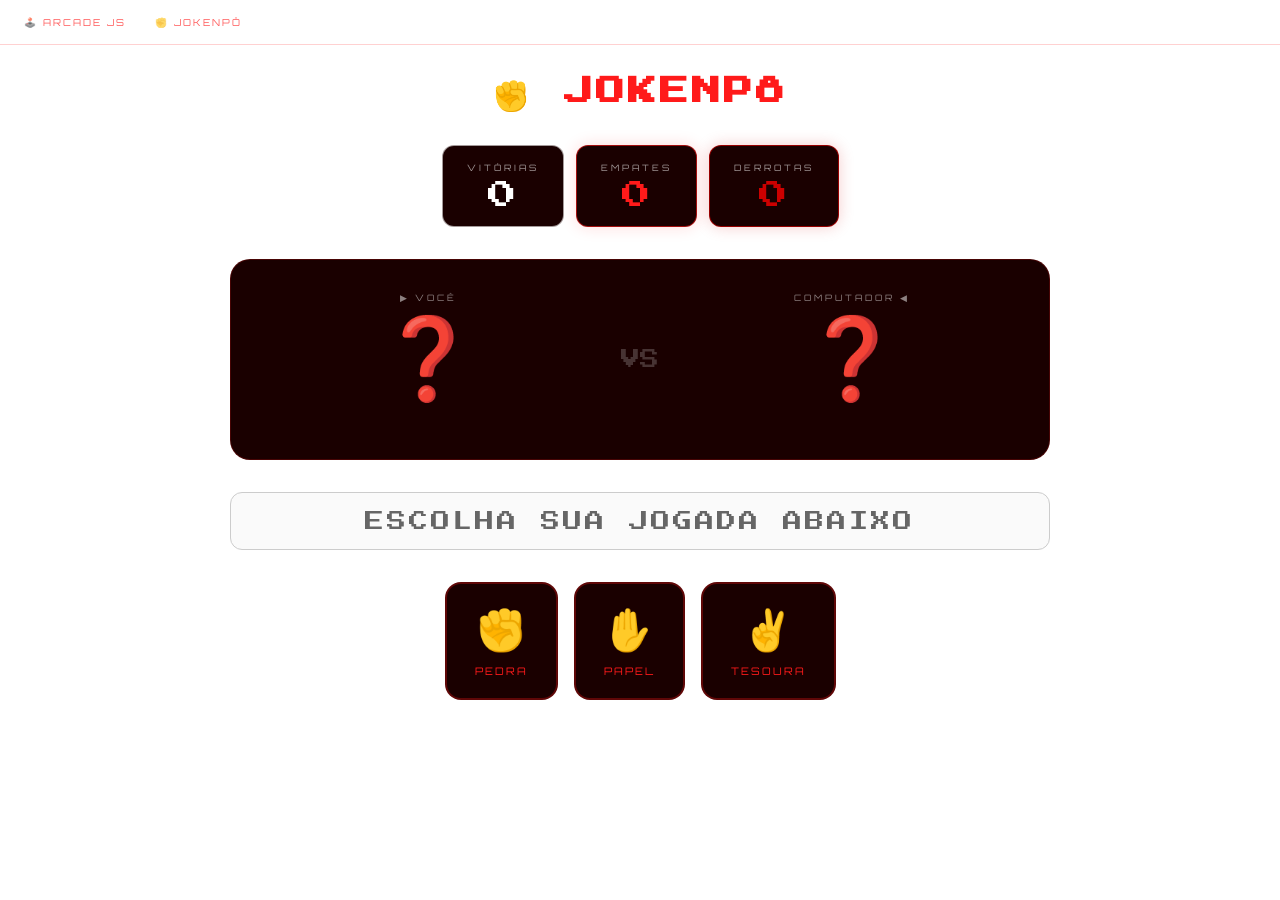
<file: arcade-js (1)/trabalhoAvaliativo-1/jokenpo.html>
<!DOCTYPE html>
<html lang="pt-BR">
<head>
  <meta charset="UTF-8" />
  <meta name="viewport" content="width=device-width, initial-scale=1.0" />
  <title>✊ Jokenpô | Arcade JS</title>
  <style>
    @import url('https://fonts.googleapis.com/css2?family=Press+Start+2P&family=Orbitron:wght@400;700;900&display=swap');
    *, *::before, *::after { box-sizing: border-box; margin: 0; padding: 0; }
    :root { --neon: #ff1a1a; --dark-bg: #ffffff; --card-bg: #1a0000; }

    body { background: var(--dark-bg); color: #fff; font-family: 'Orbitron', sans-serif; min-height: 100vh; display: flex; flex-direction: column; align-items: center; }

    nav { width: 100%; padding: 16px 24px; display: flex; align-items: center; gap: 12px; border-bottom: 1px solid rgba(255,26,26,0.2); }
    nav a { color: var(--neon); text-decoration: none; font-size: 0.6rem; letter-spacing: 2px; opacity: 0.7; transition: opacity 0.2s; }
    nav a:hover { opacity: 1; }
    nav span { color: rgba(255,255,255,0.2); font-size: 0.6rem; }

    main { width: 100%; max-width: 860px; padding: 32px 20px 60px; display: flex; flex-direction: column; align-items: center; gap: 32px; }

    h1 { font-family: 'Press Start 2P', monospace; font-size: clamp(1rem, 4vw, 1.8rem); color: #ff1a1a; text-align: center; letter-spacing: 3px; }

    .scoreboard { display: flex; gap: 12px; flex-wrap: wrap; justify-content: center; }
    .score-box { background: var(--card-bg); border-radius: 12px; padding: 16px 24px; text-align: center; min-width: 100px; border: 1px solid rgba(255,255,255,0.08); }
    .score-box.wins   { border-color: rgba(255,255,255,0.6); box-shadow: 0 0 16px rgba(255,255,255,0.1); }
    .score-box.losses { border-color: rgba(204,0,0,0.7);     box-shadow: 0 0 16px rgba(204,0,0,0.2); }
    .score-box.draws  { border-color: rgba(255,26,26,0.6);   box-shadow: 0 0 16px rgba(255,26,26,0.15); }
    .score-label { font-size: 0.55rem; letter-spacing: 3px; opacity: 0.6; margin-bottom: 8px; }
    .score-value { font-family: 'Press Start 2P', monospace; font-size: 1.8rem; }
    .wins   .score-value { color: #ffffff; }
    .losses .score-value { color: #cc0000; }
    .draws  .score-value { color: #ff1a1a; }

    .arena { background: var(--card-bg); border-radius: 20px; border: 1px solid rgba(255,26,26,0.2); width: 100%; padding: 32px 20px; display: grid; grid-template-columns: 1fr auto 1fr; gap: 16px; align-items: center; }
    .player-side { display: flex; flex-direction: column; align-items: center; gap: 12px; }
    .player-label { font-size: 0.55rem; letter-spacing: 3px; opacity: 0.5; }

    .choice-display { font-size: clamp(3rem, 10vw, 5rem); line-height: 1; min-height: 80px; display: flex; align-items: center; justify-content: center; transition: transform 0.3s; }
    .choice-display.bounce { animation: bounce 0.4s ease; }
    @keyframes bounce { 0% { transform: scale(0.5); opacity: 0; } 60% { transform: scale(1.15); } 100% { transform: scale(1); opacity: 1; } }

    .choice-name { font-size: 0.65rem; letter-spacing: 2px; min-height: 20px; color: #ff1a1a; }
    .vs { font-family: 'Press Start 2P', monospace; font-size: 1.2rem; color: rgba(255,255,255,0.2); }

    .result-banner { font-family: 'Press Start 2P', monospace; font-size: clamp(0.8rem, 3vw, 1.2rem); text-align: center; padding: 16px 32px; border-radius: 12px; letter-spacing: 3px; min-height: 58px; display: flex; align-items: center; justify-content: center; transition: all 0.3s; width: 100%; }
    .result-banner.win  { background: rgba(0,255,0,0.1); border: 1px solid #00aa00; color: #006600; }
    .result-banner.loss { background: rgba(255,0,0,0.1); border: 1px solid #aa0000; color: #660000; }
    .result-banner.draw { background: rgba(255,165,0,0.1); border: 1px solid #ffaa00; color: #aa6600; }
    .result-banner.idle { background: rgba(200,200,200,0.1); border: 1px solid #cccccc; color: #666666; }

    .choices-row { display: flex; gap: 16px; flex-wrap: wrap; justify-content: center; }
    .choice-btn { background: var(--card-bg); border: 2px solid rgba(255,26,26,0.3); border-radius: 16px; padding: 20px 28px; cursor: pointer; display: flex; flex-direction: column; align-items: center; gap: 10px; transition: all 0.2s; font-family: 'Orbitron', sans-serif; color: #fff; }
    .choice-btn:hover { border-color: #ff1a1a; transform: translateY(-6px); box-shadow: 0 8px 24px rgba(255,26,26,0.3); }
    .choice-btn:active { transform: translateY(-2px) scale(0.97); }
    .choice-btn .btn-emoji { font-size: 2.5rem; }
    .choice-btn .btn-label { font-size: 0.65rem; letter-spacing: 2px; color: #ff1a1a; }

    .reset-btn { background: transparent; border: 1px solid rgba(255,255,255,0.15); color: rgba(255,255,255,0.4); padding: 10px 24px; border-radius: 8px; cursor: pointer; font-family: 'Orbitron', sans-serif; font-size: 0.6rem; letter-spacing: 2px; transition: all 0.2s; }
    .reset-btn:hover { border-color: rgba(255,255,255,0.4); color: rgba(255,255,255,0.8); }

    @media (max-width: 500px) {
      .arena { grid-template-columns: 1fr; grid-template-rows: auto auto auto; }
      .vs { order: 2; font-size: 0.8rem; }
      .player-side:last-of-type { order: 3; }
    }
  </style>
</head>
<body>
  <nav>
    <a href="index.html">🕹️ ARCADE JS</a>
    <span>/</span>
    <a href="#">✊ JOKENPÔ</a>
  </nav>

  <main>
    <h1>✊ JOKENPÔ</h1>

    <div class="scoreboard">
      <div class="score-box wins">
        <div class="score-label">VITÓRIAS</div>
        <div class="score-value" id="wins">0</div>
      </div>
      <div class="score-box draws">
        <div class="score-label">EMPATES</div>
        <div class="score-value" id="draws">0</div>
      </div>
      <div class="score-box losses">
        <div class="score-label">DERROTAS</div>
        <div class="score-value" id="losses">0</div>
      </div>
    </div>

    <div class="arena">
      <div class="player-side">
        <div class="player-label">▶ VOCÊ</div>
        <div class="choice-display" id="player-choice">❓</div>
        <div class="choice-name" id="player-name"></div>
      </div>
      <div class="vs">VS</div>
      <div class="player-side">
        <div class="player-label">COMPUTADOR ◀</div>
        <div class="choice-display" id="cpu-choice">❓</div>
        <div class="choice-name" id="cpu-name"></div>
      </div>
    </div>

    <div class="result-banner idle" id="result-banner">ESCOLHA SUA JOGADA ABAIXO</div>

    <div class="choices-row">
      <button class="choice-btn" onclick="jogar('pedra')">
        <span class="btn-emoji">✊</span>
        <span class="btn-label">PEDRA</span>
      </button>
      <button class="choice-btn" onclick="jogar('papel')">
        <span class="btn-emoji">✋</span>
        <span class="btn-label">PAPEL</span>
      </button>
      <button class="choice-btn" onclick="jogar('tesoura')">
        <span class="btn-emoji">✌️</span>
        <span class="btn-label">TESOURA</span>
      </button>
    </div>

    <button class="reset-btn" onclick="resetarPlacar()">↺ ZERAR PLACAR</button>
  </main>

  <script>
    // ─── DADOS ────────────────────────────────────────────────
    const opcoes = ['pedra', 'papel', 'tesoura'];

    const emojis = { pedra: '✊', papel: '✋', tesoura: '✌️' };
    const nomes  = { pedra: 'PEDRA', papel: 'PAPEL', tesoura: 'TESOURA' };

    // Regras: chave VENCE o valor
    const vence = { pedra: 'tesoura', papel: 'pedra', tesoura: 'papel' };

    let placar = { wins: 0, losses: 0, draws: 0 };

    /**
     * Gera a jogada aleatória do computador
     * @returns {string} 'pedra' | 'papel' | 'tesoura'
     */
    function escolhaDaIA() {
      return opcoes[Math.floor(Math.random() * 3)];
    }

    /**
     * Verifica o vencedor da rodada
     * @param {string} jogador
     * @param {string} cpu
     * @returns {'win'|'loss'|'draw'}
     */
    function verificarVencedor(jogador, cpu) {
      if (jogador === cpu) return 'draw';
      if (vence[jogador] === cpu) return 'win';
      return 'loss';
    }

    /** Atualiza os contadores no DOM */
    function atualizarPlacar() {
      document.getElementById('wins').textContent   = placar.wins;
      document.getElementById('losses').textContent = placar.losses;
      document.getElementById('draws').textContent  = placar.draws;
    }

    /** Exibe as escolhas na arena com animação */
    function exibirEscolhas(jogador, cpu) {
      const playerEl = document.getElementById('player-choice');
      const cpuEl    = document.getElementById('cpu-choice');

      playerEl.textContent = emojis[jogador];
      cpuEl.textContent    = emojis[cpu];
      document.getElementById('player-name').textContent = nomes[jogador];
      document.getElementById('cpu-name').textContent    = nomes[cpu];

      playerEl.classList.remove('bounce');
      cpuEl.classList.remove('bounce');
      void playerEl.offsetWidth;
      void cpuEl.offsetWidth;
      playerEl.classList.add('bounce');
      cpuEl.classList.add('bounce');
    }

    /** Exibe o banner de resultado */
    function exibirResultado(resultado) {
      const banner = document.getElementById('result-banner');
      banner.className = 'result-banner';

      const mensagens = {
        win:  '🏆  VOCÊ VENCEU!',
        loss: '💀  VOCÊ PERDEU!',
        draw: '🤝  EMPATE!'
      };

      banner.classList.add(resultado);
      banner.textContent = mensagens[resultado];
    }

    /**
     * Função principal — executa uma rodada
     * @param {string} escolhaJogador
     */
    function jogar(escolhaJogador) {
      if (!opcoes.includes(escolhaJogador)) return;

      const escolhaCPU = escolhaDaIA();
      const resultado  = verificarVencedor(escolhaJogador, escolhaCPU);

      if (resultado === 'win')  placar.wins++;
      if (resultado === 'loss') placar.losses++;
      if (resultado === 'draw') placar.draws++;

      exibirEscolhas(escolhaJogador, escolhaCPU);
      exibirResultado(resultado);
      atualizarPlacar();
    }

    /** Zera o placar e reseta a interface */
    function resetarPlacar() {
      placar = { wins: 0, losses: 0, draws: 0 };
      atualizarPlacar();

      document.getElementById('player-choice').textContent = '❓';
      document.getElementById('cpu-choice').textContent    = '❓';
      document.getElementById('player-name').textContent   = '';
      document.getElementById('cpu-name').textContent      = '';

      const banner = document.getElementById('result-banner');
      banner.className = 'result-banner idle';
      banner.textContent = 'ESCOLHA SUA JOGADA ABAIXO';
    }
  </script>
</body>
</html>
</file>
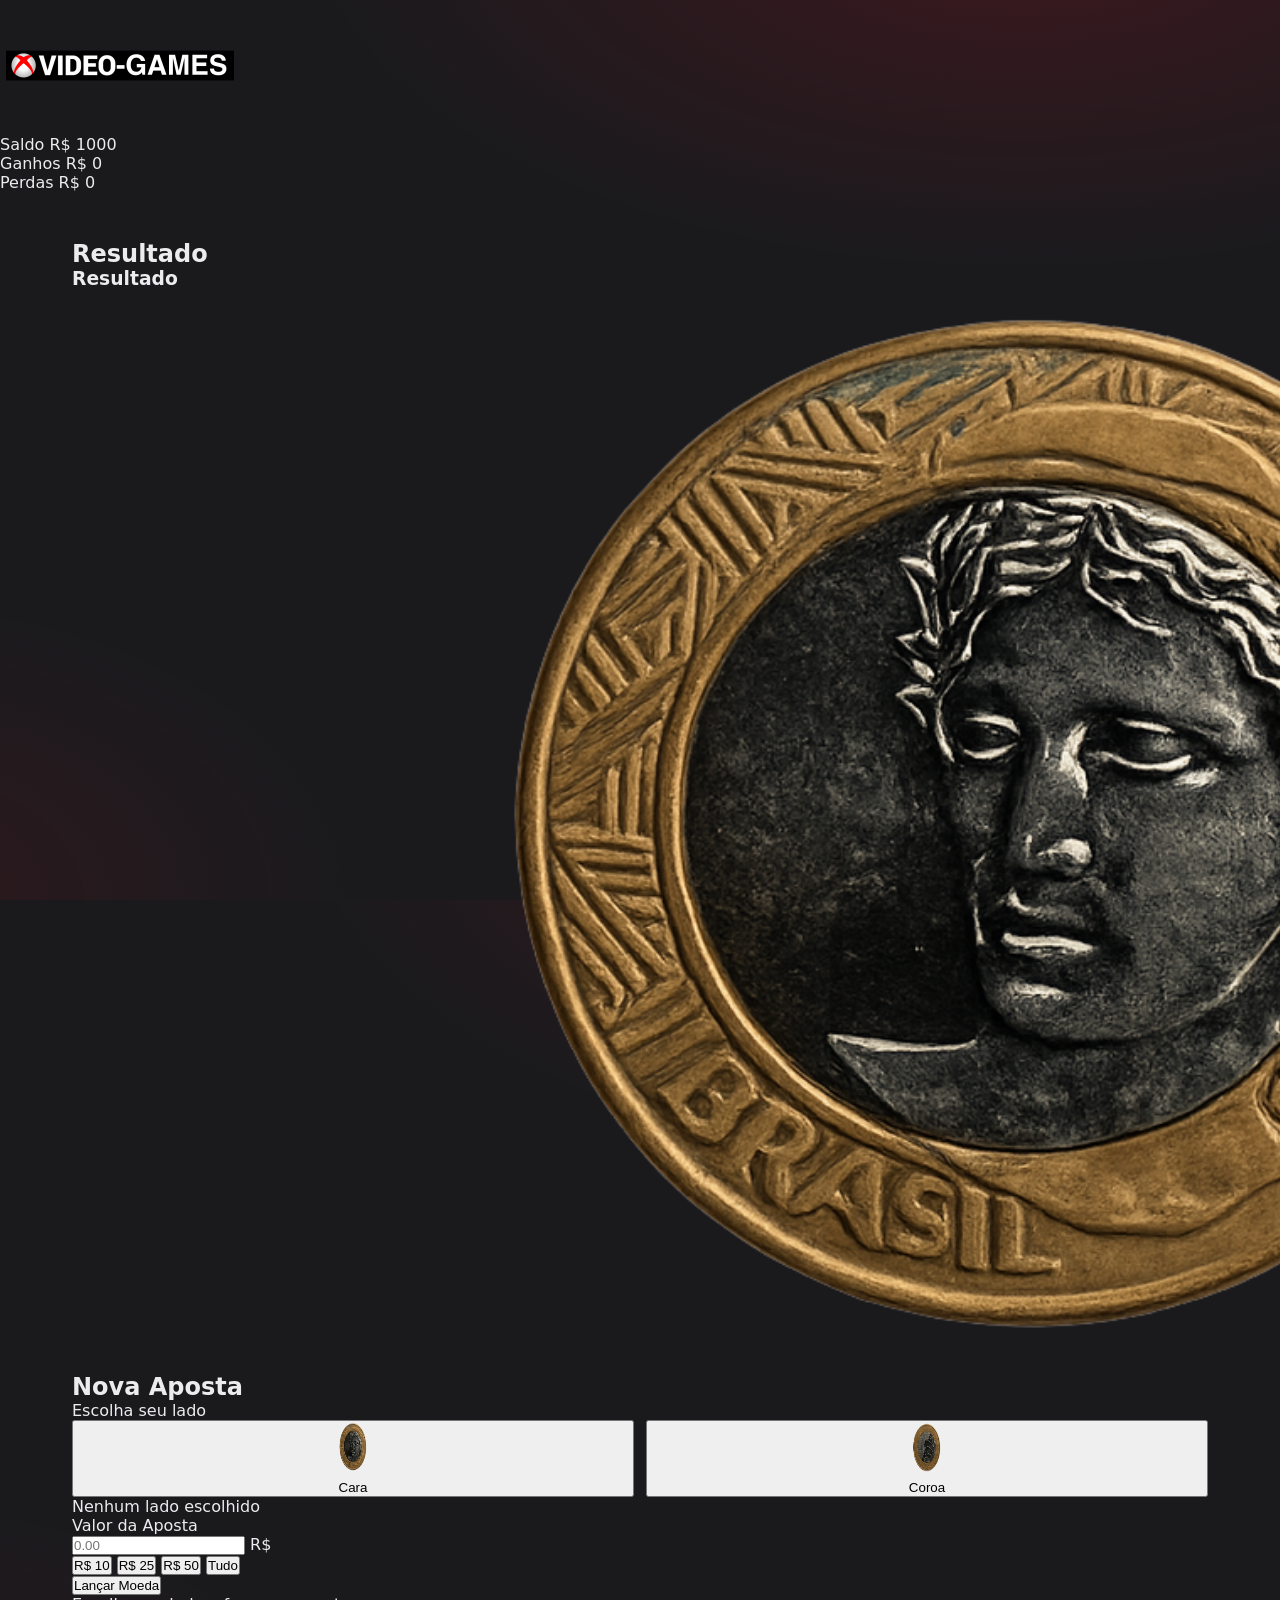
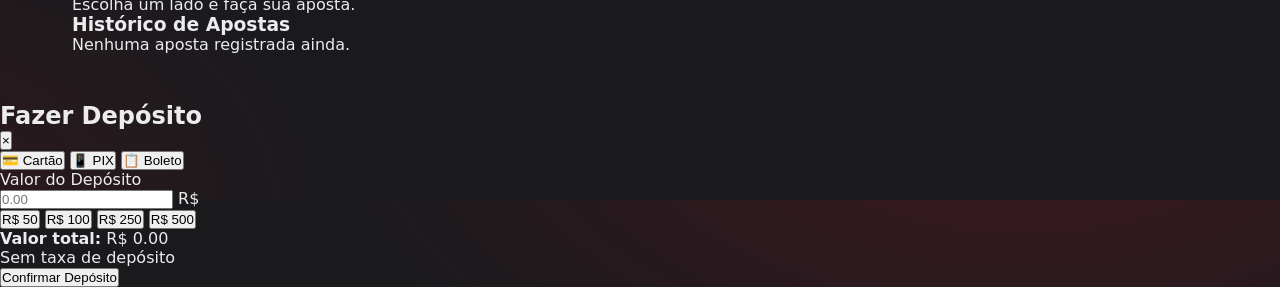
<file: ProjetoXVG/projeto-avaliativo-main/trabalhoAvaliativo-1/caraocoroa.html>
﻿<!DOCTYPE html>
<html lang="pt-BR">

<head>
    <meta charset="UTF-8">
    <meta name="viewport" content="width=device-width, initial-scale=1.0">
    <link rel="stylesheet" href="CSS/main.css">
    <title>Cara ou Coroa | X VIDEO-GAMES</title>
</head>

<body>
    <header class="header">

        <div class="header-content">

            <div class="logo">
                <a href="index.html">
                    <img src="assets/img/logo.png" alt="VIDEO-GAMES" class="brand-logo">
                </a>
            </div>

            <div class="header-actions">
                <div class="header-stats">

                    <div class="stat-item">
                        <span class="label">Saldo</span>
                        <span class="value">
                            R$ <span id="saldo">1000</span>
                        </span>
                    </div>

                    <div class="stat-item">
                        <span class="label">Ganhos</span>
                        <span class="value wins">
                            R$ <span id="ganhos">0</span>
                        </span>
                    </div>

                    <div class="stat-item">
                        <span class="label">Perdas</span>
                        <span class="value losses">
                            R$ <span id="perdas">0</span>
                        </span>
                    </div>

                </div>

            </div>

        </div>

    </header>

    <main>

        <div class="container">

            <!-- MOEDA -->
            <div class="game-panel">

                <h2>Resultado</h2>

                <div class="dice-table">

                    <div class="player-card single-coin-card">

                        <h3>Resultado</h3>

                        <img
                            id="coin-player"
                            src="assets/img/cara1.png"
                            alt="Moeda"
                        >

                        <p id="status-player"></p>

                    </div>

                </div>

            </div>

            <!-- APOSTAS -->
            <div class="betting-panel">

                <h2>Nova Aposta</h2>

                <div class="betting-section">

                    <div class="choose-number">

                        <label>Escolha seu lado</label>

                        <div class="number-buttons" style="display: grid; grid-template-columns: 1fr 1fr; gap: 12px;">

                            <button class="number-btn" data-choice="cara" style="display: flex; flex-direction: column; align-items: center; gap: 8px;">
                                <img src="assets/img/cara1.png" alt="Cara" style="width: 50px; height: 50px;">
                                <span>Cara</span>
                            </button>

                            <button class="number-btn" data-choice="coroa" style="display: flex; flex-direction: column; align-items: center; gap: 8px;">
                                <img src="assets/img/coroa.png" alt="Coroa" style="width: 50px; height: 50px;">
                                <span>Coroa</span>
                            </button>

                        </div>

                        <p id="chosen-number">
                            Nenhum lado escolhido
                        </p>

                    </div>

                    <div class="bet-amount">

                        <label>Valor da Aposta</label>

                        <div class="input-group">

                            <input
                                type="number"
                                id="bet-input"
                                placeholder="0.00"
                            >

                            <span class="currency">R$</span>

                        </div>

                        <div class="quick-bets">

                            <button class="quick-bet-btn" data-amount="10">
                                R$ 10
                            </button>

                            <button class="quick-bet-btn" data-amount="25">
                                R$ 25
                            </button>

                            <button class="quick-bet-btn" data-amount="50">
                                R$ 50
                            </button>

                            <button
                                id="bet-all-button"
                                class="quick-bet-btn all"
                            >
                                Tudo
                            </button>

                        </div>

                    </div>

                </div>

                <button id="roll-button" class="roll-button">
                    Lançar Moeda
                </button>

                <p id="message" class="message">
                    Escolha um lado e faça sua aposta.
                </p>

                <div class="history-panel">
                    <h3>Histórico de Apostas</h3>
                    <div id="history-list" class="history-list">
                        <p class="empty-state">Nenhuma aposta registrada ainda.</p>
                    </div>
                </div>

            </div>

        </div>

    </main>

    <div id="deposit-modal" class="modal">
        <div class="modal-content">
            <div class="modal-header">
                <h2>Fazer Depósito</h2>
                <button class="close-btn" id="close-modal">&times;</button>
            </div>
            <div class="modal-body">
                <div class="deposit-methods">
                    <button class="method-btn selected" data-method="cartao">💳 Cartão</button>
                    <button class="method-btn" data-method="pix">📱 PIX</button>
                    <button class="method-btn" data-method="boleto">📋 Boleto</button>
                </div>
                <div class="deposit-form">
                    <label>Valor do Depósito</label>
                    <div class="amount-input-group">
                        <input type="number" id="deposit-amount" placeholder="0.00" min="10" step="0.01">
                        <span class="currency">R$</span>
                    </div>
                    <div class="quick-amounts">
                        <button class="quick-amount" data-amount="50">R$ 50</button>
                        <button class="quick-amount" data-amount="100">R$ 100</button>
                        <button class="quick-amount" data-amount="250">R$ 250</button>
                        <button class="quick-amount" data-amount="500">R$ 500</button>
                    </div>
                    <div class="deposit-info">
                        <p><strong>Valor total:</strong> R$ <span id="total-amount">0.00</span></p>
                        <p class="fee">Sem taxa de depósito</p>
                    </div>
                    <button id="confirm-deposit" class="confirm-btn">Confirmar Depósito</button>
                    <p class="modal-message" id="modal-message"></p>
                </div>
            </div>
        </div>
    </div>

    <script src="js/caraocoroa.js"></script>
</body>
</html>
</file>
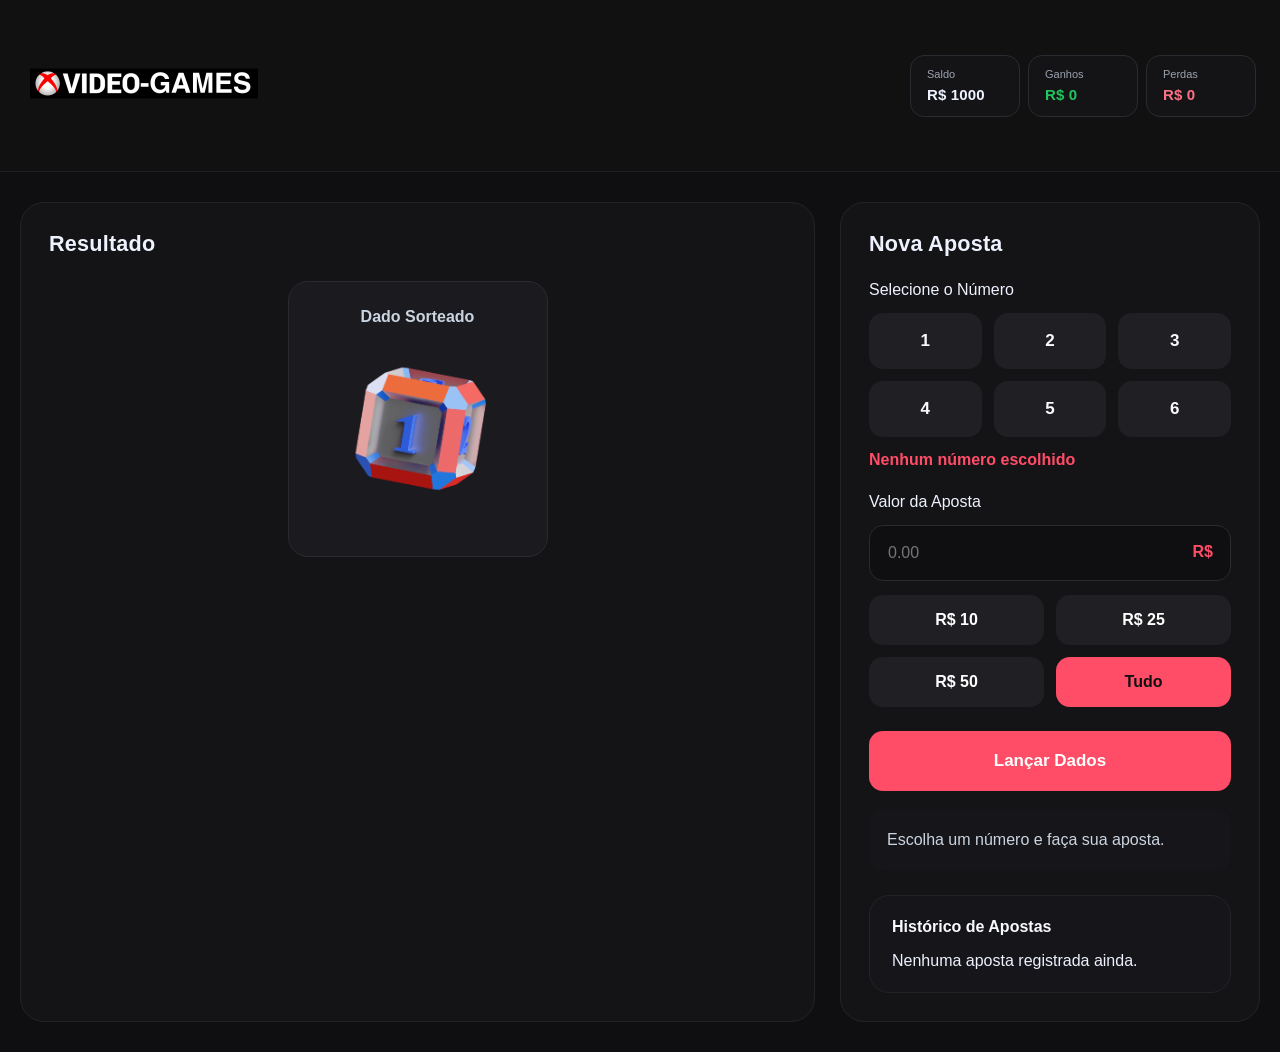
<file: ProjetoXVG/projeto-avaliativo-main/trabalhoAvaliativo-1/dados.html>
<!DOCTYPE html>
<html lang="pt-BR">

<head>
    <meta charset="UTF-8">
    <meta name="viewport" content="width=device-width, initial-scale=1.0">
    <link rel="stylesheet" href="CSS/style.css">
    <title>X VIDEO-GAMES</title>
</head>

<body>

    <header class="header">

        <div class="header-content">

            <div class="logo">
                <a href="index.html">
                    <img src="assets/img/logo.png" alt="VIDEO-GAMES" class="brand-logo">
                </a>
            </div>

            <div class="header-actions">
                <div class="header-stats">

                    <div class="stat-item">
                        <span class="label">Saldo</span>
                        <span class="value">
                            R$ <span id="saldo">1000</span>
                        </span>
                    </div>

                    <div class="stat-item">
                        <span class="label">Ganhos</span>
                        <span class="value wins">
                            R$ <span id="ganhos">0</span>
                        </span>
                    </div>

                    <div class="stat-item">
                        <span class="label">Perdas</span>
                        <span class="value losses">
                            R$ <span id="perdas">0</span>
                        </span>
                    </div>

                </div>

            </div>

        </div>

    </header>

    <main>

        <div class="container">

            <!-- DADOS -->
            <div class="game-panel">

                <h2>Resultado</h2>

                <div class="dice-table">

                    <div class="player-card">

                        <h3>Dado Sorteado</h3>

                        <img
                            id="dice-player"
                            src="assets/img/png1.com.png"
                            alt="Dado Sorteado"
                        >

                        <p id="status-player"></p>

                    </div>

                </div>

            </div>

            <!-- APOSTAS -->
            <div class="betting-panel">

                <h2>Nova Aposta</h2>

                <div class="betting-section">

                    <div class="choose-number">

                        <label>Selecione o Número</label>

                        <div class="number-buttons">

                            <button class="number-btn" data-number="1">1</button>
                            <button class="number-btn" data-number="2">2</button>
                            <button class="number-btn" data-number="3">3</button>
                            <button class="number-btn" data-number="4">4</button>
                            <button class="number-btn" data-number="5">5</button>
                            <button class="number-btn" data-number="6">6</button>

                        </div>

                        <p id="chosen-number">
                            Nenhum número escolhido
                        </p>

                    </div>

                    <div class="bet-amount">

                        <label>Valor da Aposta</label>

                        <div class="input-group">

                            <input
                                type="number"
                                id="bet-input"
                                placeholder="0.00"
                            >

                            <span class="currency">R$</span>

                        </div>

                        <div class="quick-bets">

                            <button class="quick-bet-btn" data-amount="10">
                                R$ 10
                            </button>

                            <button class="quick-bet-btn" data-amount="25">
                                R$ 25
                            </button>

                            <button class="quick-bet-btn" data-amount="50">
                                R$ 50
                            </button>

                            <button
                                id="bet-all-button"
                                class="quick-bet-btn all"
                            >
                                Tudo
                            </button>

                        </div>

                    </div>

                </div>

                <button id="roll-button" class="roll-button">
                    Lançar Dados
                </button>

                <p id="message" class="message">
                    Escolha um número e faça sua aposta.
                </p>

                <div class="history-panel">
                    <h3>Histórico de Apostas</h3>
                    <div id="history-list" class="history-list">
                        <p class="empty-state">Nenhuma aposta registrada ainda.</p>
                    </div>
                </div>

            </div>

        </div>

    </main>

    <div id="deposit-modal" class="modal">
        <div class="modal-content">
            <div class="modal-header">
                <h2>Fazer Depósito</h2>
                <button class="close-btn" id="close-modal">&times;</button>
            </div>
            <div class="modal-body">
                <div class="deposit-methods">
                    <button class="method-btn selected" data-method="cartao">💳 Cartão</button>
                    <button class="method-btn" data-method="pix">📱 PIX</button>
                    <button class="method-btn" data-method="boleto">📋 Boleto</button>
                </div>
                <div class="deposit-form">
                    <label>Valor do Depósito</label>
                    <div class="amount-input-group">
                        <input type="number" id="deposit-amount" placeholder="0.00" min="10" step="0.01">
                        <span class="currency">R$</span>
                    </div>
                    <div class="quick-amounts">
                        <button class="quick-amount" data-amount="50">R$ 50</button>
                        <button class="quick-amount" data-amount="100">R$ 100</button>
                        <button class="quick-amount" data-amount="250">R$ 250</button>
                        <button class="quick-amount" data-amount="500">R$ 500</button>
                    </div>
                    <div class="deposit-info">
                        <p><strong>Valor total:</strong> R$ <span id="total-amount">0.00</span></p>
                        <p class="fee">Sem taxa de depósito</p>
                    </div>
                    <button id="confirm-deposit" class="confirm-btn">Confirmar Depósito</button>
                    <p class="modal-message" id="modal-message"></p>
                </div>
            </div>
        </div>
    </div>

    <script src="js/dados.js"></script>

</body>

</html>
</file>
<file: ProjetoXVG/projeto-avaliativo-main/trabalhoAvaliativo-1/CSS/main.css>
:root{
  --bg:#1a1a1d;
  --bg-2:#222227;
  --surface:#2a2a30;
  --surface-2:#33333a;
  --border:#3a3a42;
  --text:#ececef;
  --muted:#9a9aa3;
  --red:#e10f24;
  --red-glow:#ff2436;
  --red-deep:#a80c1c;
  --gold:#f5c451;
}

*{box-sizing:border-box;margin:0;padding:0}
html,body{height:100%}
body{
  font-family:'Segoe UI',system-ui,-apple-system,sans-serif;
  background:radial-gradient(1200px 600px at 80% -10%, rgba(225,15,36,.18), transparent 60%),
             radial-gradient(800px 500px at -10% 100%, rgba(225,15,36,.10), transparent 60%),
             var(--bg);
  color:var(--text);
  min-height:100vh;
  display:flex;flex-direction:column;
}

/* ===== Topbar ===== */
.topbar{
  display:flex;align-items:center;justify-content:space-between;
  padding:8px 32px;
  background:linear-gradient(180deg, #161618, #1c1c20);
  border-bottom:1px solid var(--border);
  position:sticky;top:0;z-index:50;
  box-shadow:0 4px 20px rgba(0,0,0,.4);
}
.logo{display:flex;align-items:center;gap:10px;font-size:22px;font-weight:800;letter-spacing:.5px}
.logo-mark{
  width:36px;height:36px;border-radius:8px;
  background:linear-gradient(135deg,var(--red),var(--red-deep));
  display:grid;place-items:center;color:#fff;
  box-shadow:0 0 16px rgba(225,15,36,.5);
}
.brand-logo{width:240px;height:auto;display:block}
.accent{color:var(--red);}
.nav{display:flex;gap:28px}
.nav a{
  color:var(--muted);text-decoration:none;font-weight:600;font-size:14px;
  padding:8px 4px;border-bottom:2px solid transparent;transition:.2s;
}
.nav a:hover{color:var(--text)}
.nav a.active{color:#fff;border-color:var(--red)}

.balance{
  display:flex;align-items:center;gap:14px;
  background:var(--surface);
  border:1px solid var(--border);
  padding:8px 8px 8px 16px;border-radius:12px;
}
.balance-label{font-size:11px;color:var(--muted);text-transform:uppercase;letter-spacing:1px}
.balance-value{font-weight:800;color:var(--gold);font-size:16px;margin-right:4px}
.btn-deposit{
  background:linear-gradient(135deg,var(--red),var(--red-deep));
  color:#fff;border:0;padding:8px 16px;border-radius:8px;
  font-weight:700;cursor:pointer;font-size:13px;
  box-shadow:0 4px 12px rgba(225,15,36,.35);transition:.2s;
}
.btn-deposit:hover{transform:translateY(-1px);box-shadow:0 6px 16px rgba(225,15,36,.5)}

/* ===== Container/Hero ===== */
.container{flex:1;max-width:1200px;width:100%;margin:0 auto;padding:48px 32px}
.hero{text-align:center;margin-bottom:48px}
.hero h1{font-size:44px;font-weight:800;letter-spacing:-.5px}
.hero p{color:var(--muted);margin-top:10px;font-size:16px}

/* ===== Games ===== */
.games{
  display:grid;gap:24px;
  grid-template-columns:repeat(auto-fit,minmax(280px,1fr));
}
.game-card{
  background:linear-gradient(180deg,var(--surface),var(--bg-2));
  border:1px solid var(--border);
  border-radius:16px;padding:24px;text-align:center;
  transition:.25s;position:relative;overflow:hidden;
}
.game-card::before{
  content:"";position:absolute;inset:0;border-radius:16px;
  background:linear-gradient(135deg, rgba(225,15,36,.0), rgba(225,15,36,.0));
  transition:.3s;pointer-events:none;
}
.game-card:hover{transform:translateY(-6px);border-color:var(--red);box-shadow:0 18px 40px rgba(225,15,36,.18)}
.game-card:hover::before{background:linear-gradient(135deg, rgba(225,15,36,.08), transparent)}
.game-card h2{margin:18px 0 6px;font-size:20px}
.game-card p{color:var(--muted);font-size:14px;margin-bottom:20px;min-height:42px}

.game-logo{
  height:160px;border-radius:12px;
  background:linear-gradient(135deg,#1d1d22,#101013);
  border:1px solid var(--border);
  display:flex;flex-direction:column;align-items:center;justify-content:center;
  position:relative;overflow:hidden;
  font-weight:900;letter-spacing:2px;
}
.game-logo span{font-size:22px;color:#fff;margin-top:8px}
.game-logo small{color:var(--gold);font-size:12px;letter-spacing:3px;margin-top:2px}

/* Roulette */
.logo-roulette .ring{
  width:70px;height:70px;border-radius:50%;
  background:conic-gradient(var(--red) 0 25%, #111 0 50%, var(--red) 0 75%, #111 0);
  border:3px solid var(--gold);
  box-shadow:0 0 20px rgba(225,15,36,.5);
  animation:spin 8s linear infinite;
}
@keyframes spin{to{transform:rotate(360deg)}}

/* Slots */
.logo-slots .reels{display:flex;gap:6px}
.logo-slots .reels span{
  width:34px;height:46px;border-radius:6px;
  background:#0e0e10;color:var(--gold);
  display:grid;place-items:center;font-size:22px;font-weight:900;
  border:2px solid var(--red);
  box-shadow:inset 0 0 8px rgba(225,15,36,.4);
}

/* Blackjack */
.logo-blackjack .cards{display:flex;gap:8px}
.logo-blackjack .cards span{
  width:42px;height:60px;border-radius:6px;background:#fff;color:#111;
  display:grid;place-items:center;font-weight:900;font-size:22px;
  box-shadow:0 4px 10px rgba(0,0,0,.5);
}
.logo-blackjack .card-a{transform:rotate(-8deg);color:var(--red)}
.logo-blackjack .card-k{transform:rotate(8deg)}

.btn-play{
  width:100%;
  background:linear-gradient(135deg,var(--red),var(--red-deep));
  color:#fff;border:0;padding:14px;border-radius:10px;
  font-weight:800;font-size:15px;cursor:pointer;letter-spacing:.5px;
  text-transform:uppercase;
  box-shadow:0 6px 18px rgba(225,15,36,.35);transition:.2s;
}
.btn-play:hover{transform:translateY(-2px);box-shadow:0 10px 24px rgba(225,15,36,.55);background:linear-gradient(135deg,var(--red-glow),var(--red))}
.btn-play:active{transform:translateY(0)}

/* ===== Footer ===== */
.footer{
  margin-top:64px;
  background:linear-gradient(180deg,#141416,#101012);
  border-top:1px solid var(--border);
  padding:48px 32px 20px;
}
.footer-grid{
  max-width:1200px;margin:0 auto;
  display:grid;gap:32px;
  grid-template-columns:repeat(auto-fit,minmax(180px,1fr));
}
.footer h3{font-size:22px;margin-bottom:8px}
.footer h4{font-size:13px;text-transform:uppercase;letter-spacing:1.5px;color:var(--text);margin-bottom:14px}
.footer p{color:var(--muted);font-size:13px}
.footer a{display:block;color:var(--muted);text-decoration:none;font-size:14px;padding:4px 0;transition:.2s}
.footer a:hover{color:var(--red)}
.pay-badges{display:flex;flex-wrap:wrap;gap:8px}
.pay-badges span{
  background:var(--surface);border:1px solid var(--border);
  padding:6px 10px;border-radius:6px;font-size:11px;font-weight:700;color:var(--muted);
}
.footer-bottom{
  max-width:1200px;margin:32px auto 0;padding-top:20px;
  border-top:1px solid var(--border);
  text-align:center;color:var(--muted);font-size:12px;
}

@media(max-width:720px){
  .nav{display:none}
  .topbar{padding:8px 12px}
  .balance{padding:6px 6px 6px 12px;gap:8px}
  .balance-value{font-size:14px}
  .hero h1{font-size:32px}
  .container{padding:32px 16px}
}
</file>
<file: ProjetoXVG/projeto-avaliativo-main/trabalhoAvaliativo-1/CSS/style.css>
*{
    margin:0;
    padding:0;
    box-sizing:border-box;
    font-family:Inter, Arial, Helvetica, sans-serif;
}

body{
    background:#0f0f12;
    color:#eef2ff;
    min-height:100vh;
}

a,
button,
input{
    font:inherit;
}

button{
    outline:none;
}

img{
    display:block;
    max-width:100%;
}

/* HEADER */

.header{
    width:100%;
    background:#111111;
    border-bottom:1px solid #1f1f28;
}

.header-content{
    width:100%;
    max-width:1400px;
    margin:auto;
    padding:18px 24px;
    display:flex;
    justify-content:space-between;
    align-items:center;
    gap:20px;
}

.logo{
    display:flex;
    align-items:center;
}

.brand-logo{
    width:240px;
    object-fit:contain;
}

.header-actions{
    display:flex;
    align-items:center;
    gap:16px;
    flex-wrap:wrap;
}

.header-stats{
    display:flex;
    gap:8px;
    flex-wrap:wrap;
}

.stat-item{
    min-width:110px;
    background:#141417;
    padding:12px 16px;
    border-radius:14px;
    border:1px solid #2a2a30;
}

.label{
    display:block;
    font-size:11px;
    color:#9ca3af;
    margin-bottom:6px;
}

.value{
    font-size:15px;
    font-weight:700;
    letter-spacing:0.01em;
}

.wins{
    color:#22c55e;
}

.losses{
    color:#fb7185;
}

.deposit-button{
    height:46px;
    padding:0 22px;
    border:none;
    border-radius:14px;
    background:#ff4d67;
    color:#111;
    font-weight:800;
    cursor:pointer;
    transition:transform 0.2s ease, opacity 0.2s ease;
}

.deposit-button:hover{
    transform:translateY(-1px);
    opacity:0.95;
}

/* CONTAINER */

.container{
    max-width:1400px;
    margin:30px auto;
    padding:0 20px;
    display:grid;
    grid-template-columns:1fr 420px;
    gap:25px;
}

/* PAINÉIS */

.game-panel,
.betting-panel{
    background:#141417;
    border:1px solid #242428;
    border-radius:24px;
    padding:28px;
}

.game-panel h2,
.betting-panel h2{
    margin-bottom:24px;
    font-size:1.35rem;
    letter-spacing:0.01em;
}

/* DADOS */

.dice-table{
    display:flex;
    justify-content:center;
    align-items:center;
    gap:28px;
}

.player-card{
    width:100%;
    max-width:260px;
    background:#1a1a1f;
    border:1px solid #2a2a30;
    border-radius:20px;
    padding:26px;
    text-align:center;
}

.player-card h3{
    margin-bottom:18px;
    font-size:1rem;
    color:#cbd5e1;
}

.player-card img{
    width:170px;
    height:170px;
    object-fit:contain;
    margin:0 auto;
}

.player-card p{
    margin-top:16px;
    color:#cbd5e1;
}

.vs-text{
    font-size:38px;
    font-weight:800;
    color:#ff4d67;
}

/* APOSTAS */

.betting-section{
    display:flex;
    flex-direction:column;
    gap:24px;
}

.choose-number,
.bet-amount{
    display:flex;
    flex-direction:column;
    gap:14px;
}

.number-buttons{
    display:grid;
    grid-template-columns:repeat(3,1fr);
    gap:12px;
}

.number-btn{
    height:56px;
    border:none;
    border-radius:14px;
    background:#1f1f24;
    color:#f8fafc;
    font-size:17px;
    font-weight:700;
    cursor:pointer;
    transition:background 0.2s ease, transform 0.2s ease;
}

.number-btn:hover{
    background:#2b2b31;
    transform:translateY(-1px);
}

.number-btn.selected{
    background:#ff4d67;
    color:#111;
}

#chosen-number{
    color:#ff4d67;
    font-weight:700;
}

.input-group{
    position:relative;
}

#bet-input{
    width:100%;
    height:56px;
    background:#0f0f12;
    border:1px solid #2a2a30;
    border-radius:14px;
    padding:0 18px;
    color:white;
    font-size:16px;
}

#bet-input:focus{
    outline:none;
    border-color:#ff4d67;
}

.currency{
    position:absolute;
    right:18px;
    top:18px;
    color:#ff4d67;
    font-weight:700;
}

.quick-bets{
    display:grid;
    grid-template-columns:repeat(2,1fr);
    gap:12px;
}

.quick-bet-btn{
    height:50px;
    border:none;
    border-radius:14px;
    background:#1f1f24;
    color:white;
    font-weight:700;
    cursor:pointer;
    transition:background 0.2s ease;
}

.quick-bet-btn:hover{
    background:#2b2b31;
}

.quick-bet-btn.active,
.quick-bet-btn.all{
    background:#ff4d67;
    color:#111;
}

.roll-button{
    width:100%;
    height:60px;
    margin-top:24px;
    border:none;
    border-radius:14px;
    background:#ff4d67;
    color:white;
    font-size:17px;
    font-weight:800;
    cursor:pointer;
    transition:opacity 0.2s ease, transform 0.2s ease;
}

.roll-button:hover{
    opacity:0.95;
    transform:translateY(-1px);
}

.message{
    margin-top:18px;
    background:#16161a;
    padding:18px;
    border-radius:16px;
    color:#cbd5e1;
    line-height:1.6;
}

.history-panel{
    margin-top:24px;
    background:#16161a;
    border:1px solid #242428;
    border-radius:20px;
    padding:22px;
}

.history-panel h3{
    margin:0 0 16px;
    color:#f8fafc;
    font-size:1rem;
}

.history-list{
    display:grid;
    gap:14px;
}

.history-entry{
    padding:18px;
    background:#141417;
    border:1px solid #23232b;
    border-radius:16px;
}

.history-entry-top{
    display:flex;
    justify-content:space-between;
    align-items:center;
    margin-bottom:10px;
    font-weight:700;
}

.history-entry-top.win{
    color:#22c55e;
}

.history-entry-top.loss{
    color:#fb7185;
}

.history-entry p{
    margin:0;
    color:#cbd5e1;
    font-size:0.95rem;
}

.history-amount{
    font-size:0.95rem;
}

/* MODAL */

.modal{
    position: fixed;
    inset: 0;
    display: none;
    justify-content: center;
    align-items: center;
    background: rgba(0, 0, 0, 0.65);
    z-index: 2000;
}

.modal.open{
    display:flex;
}

.modal-content{
    width: min(560px, calc(100% - 40px));
    background:#141417;
    border:1px solid #2a2a30;
    border-radius:24px;
    overflow:hidden;
}

.modal-header{
    display:flex;
    justify-content:space-between;
    align-items:center;
    padding:22px 24px;
    border-bottom:1px solid #242428;
}

.modal-header h2{
    font-size:1.3rem;
    color:#fff;
}

.close-btn{
    width:40px;
    height:40px;
    border:none;
    border-radius:50%;
    background:rgba(255,255,255,0.08);
    color:#fff;
    font-size:1.45rem;
    cursor:pointer;
}

.modal-body{
    padding:24px;
    display:grid;
    gap:20px;
}

.deposit-methods{
    display:grid;
    grid-template-columns:repeat(3,1fr);
    gap:10px;
}

.method-btn,
.quick-amount,
.confirm-btn{
    border:none;
    border-radius:14px;
    cursor:pointer;
}

.method-btn{
    padding:13px 10px;
    background:#1f1f24;
    color:#fff;
    font-weight:700;
    transition:background 0.2s ease;
}

.method-btn:hover,
.quick-amount:hover{
    background:#2b2b31;
}

.method-btn.selected{
    background:#ff4d67;
    color:#111;
}

.deposit-form{
    display:grid;
    gap:16px;
}

.deposit-form label{
    color:#cbd5e1;
    font-weight:700;
}

.amount-input-group{
    position:relative;
}

#deposit-amount{
    width:100%;
    padding:16px 18px;
    border-radius:14px;
    border:1px solid #2a2a30;
    background:#0f0f12;
    color:#fff;
    font-size:1rem;
}

.quick-amounts{
    display:grid;
    grid-template-columns:repeat(4,1fr);
    gap:10px;
}

.quick-amount{
    padding:14px 10px;
    background:#1f1f24;
    color:#fff;
    font-weight:700;
    transition:background 0.2s ease;
}

.quick-amount.active{
    background:#ff4d67;
    color:#111;
}

.deposit-info{
    padding:16px;
    border-radius:16px;
    background:rgba(255,255,255,0.04);
    border:1px solid #2a2a30;
}

.deposit-info p{
    margin:0;
    color:#cbd5e1;
}

.confirm-btn{
    width:100%;
    padding:16px;
    background:#ff4d67;
    color:#111;
    font-weight:800;
    transition:opacity 0.2s ease;
}

.confirm-btn:hover{
    opacity:0.96;
}

.modal-message{
    margin:0;
    padding:14px 16px;
    border-radius:14px;
    display:none;
    font-size:0.95rem;
}

.modal-message.success{
    display:block;
    color:#a7f3d0;
    background:rgba(34,197,94,0.12);
    border:1px solid #22c55e;
}

.modal-message.error{
    display:block;
    color:#fecaca;
    background:rgba(248,113,113,0.12);
    border:1px solid #f87171;
}

/* RESPONSIVO */

@media (max-width:1000px) {
    .container{
        grid-template-columns:1fr;
    }

    .dice-table{
        flex-direction:column;
    }

    .header-content{
        flex-direction:column;
        align-items:flex-start;
        gap:18px;
        padding:20px;
    }

    .header-actions{
        flex-direction:column;
        align-items:flex-start;
        width:100%;
    }

    .header-stats{
        justify-content:flex-start;
    }
}

@media (max-width:768px) {
    .brand-logo{
        width:200px;
    }

    .player-card{
        width:100%;
    }

    .player-card img{
        width:130px;
        height:130px;
    }

    .quick-bets,
    .quick-amounts,
    .deposit-methods{
        grid-template-columns:repeat(2,1fr);
    }

    .betting-panel,
    .game-panel{
        padding:24px;
    }

    .header-content{
        padding:18px;
    }
}
</file>
